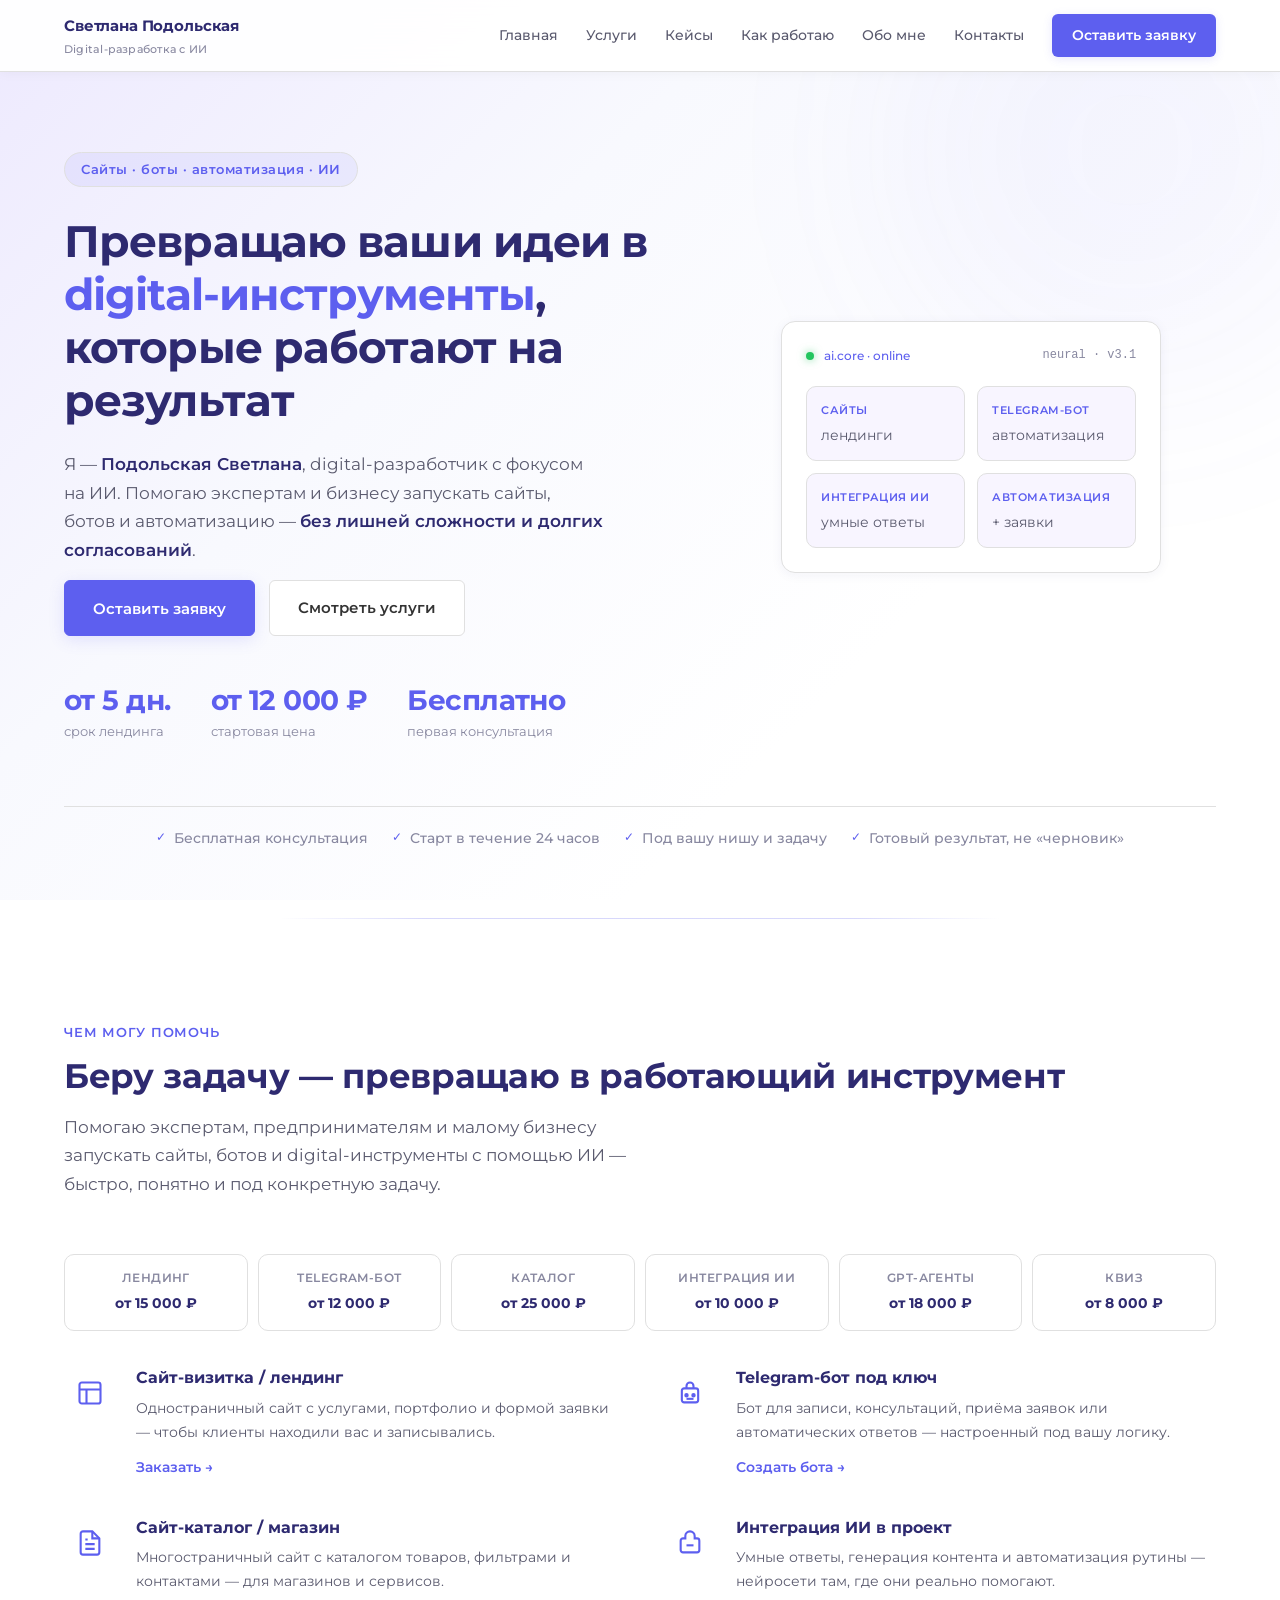
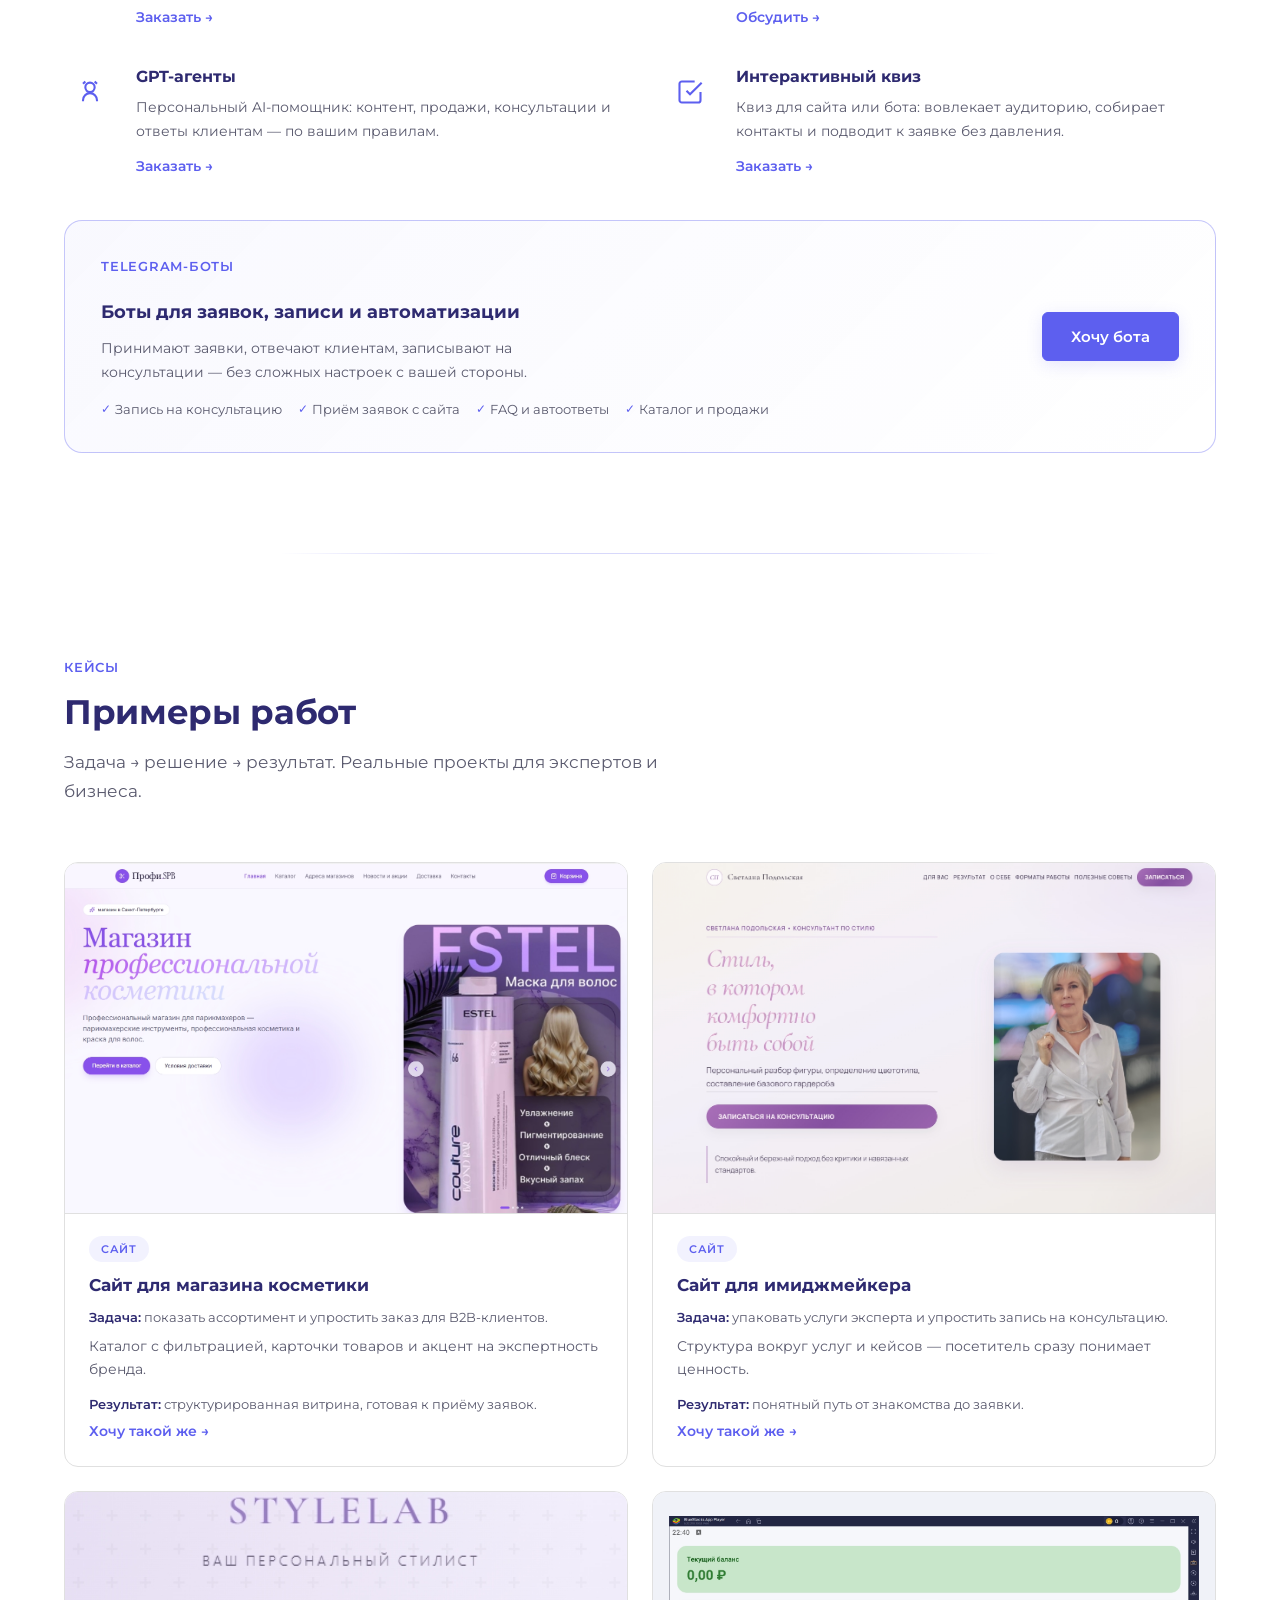
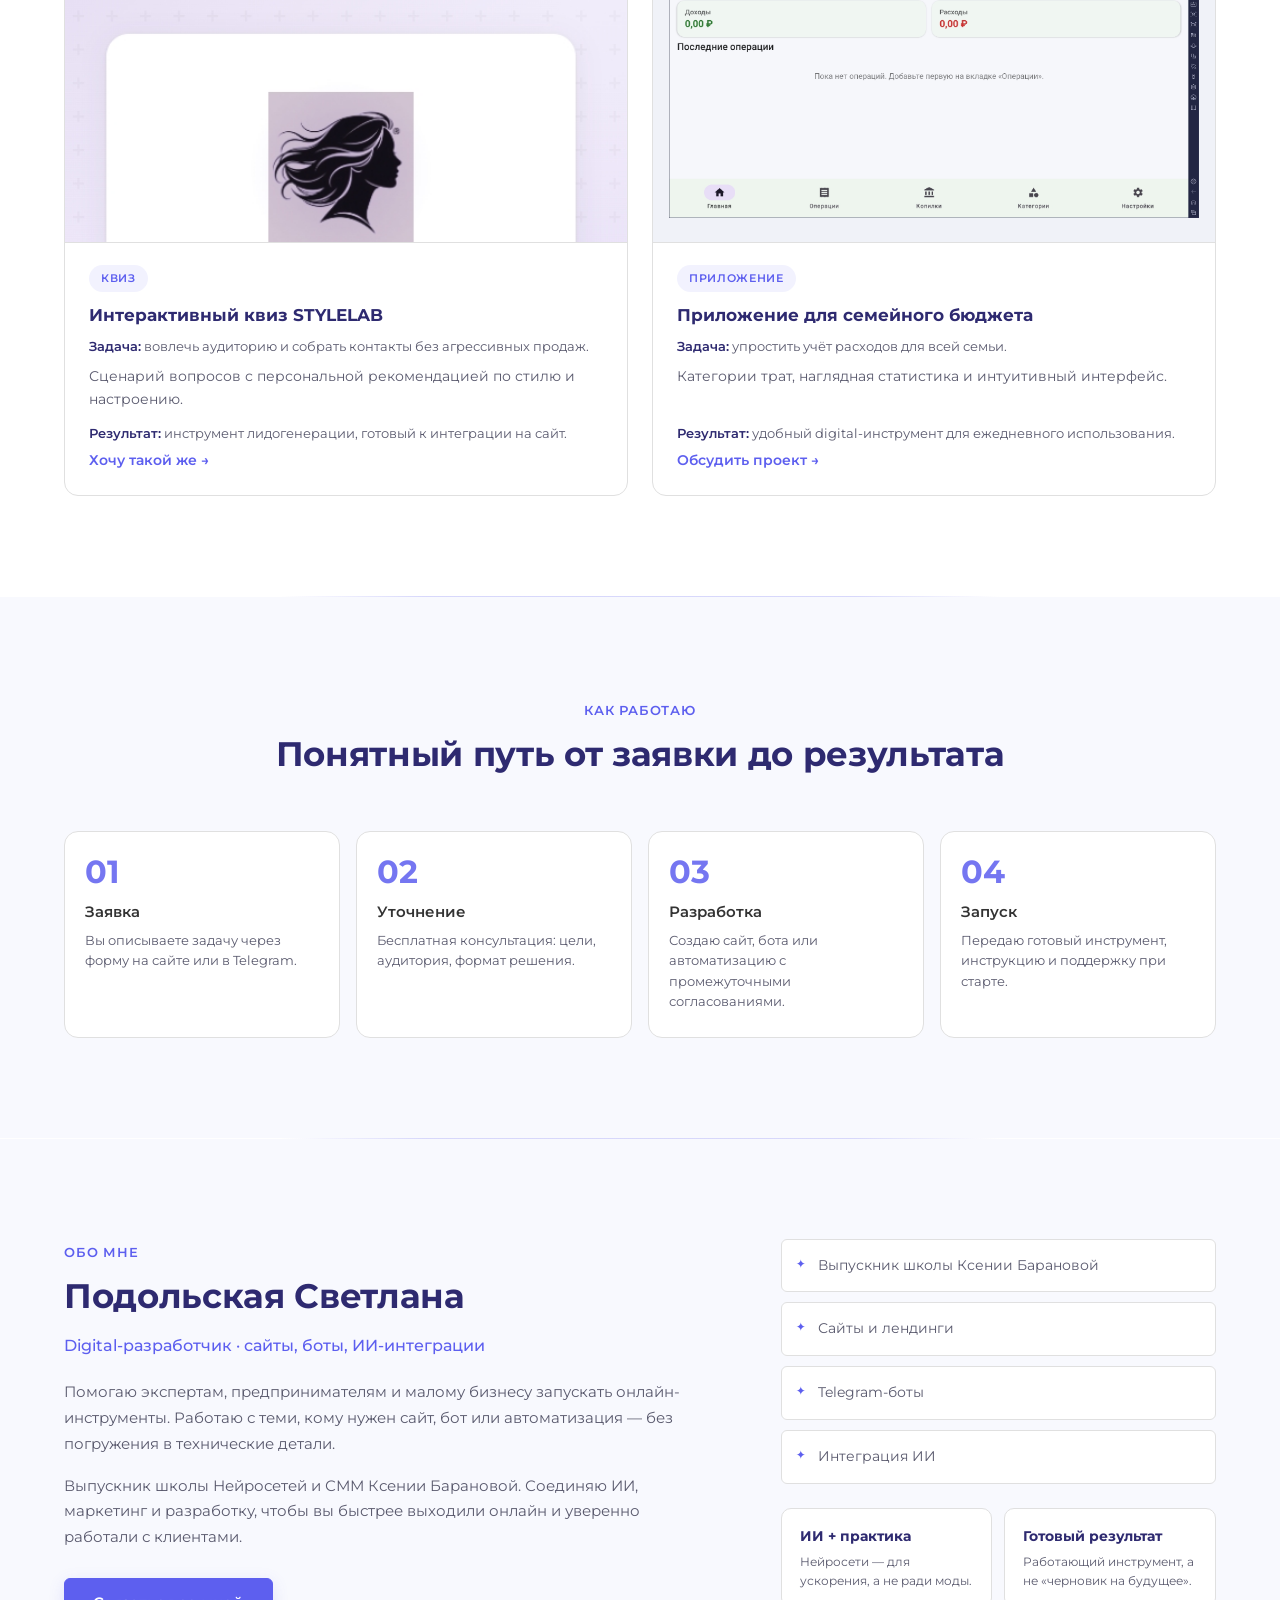
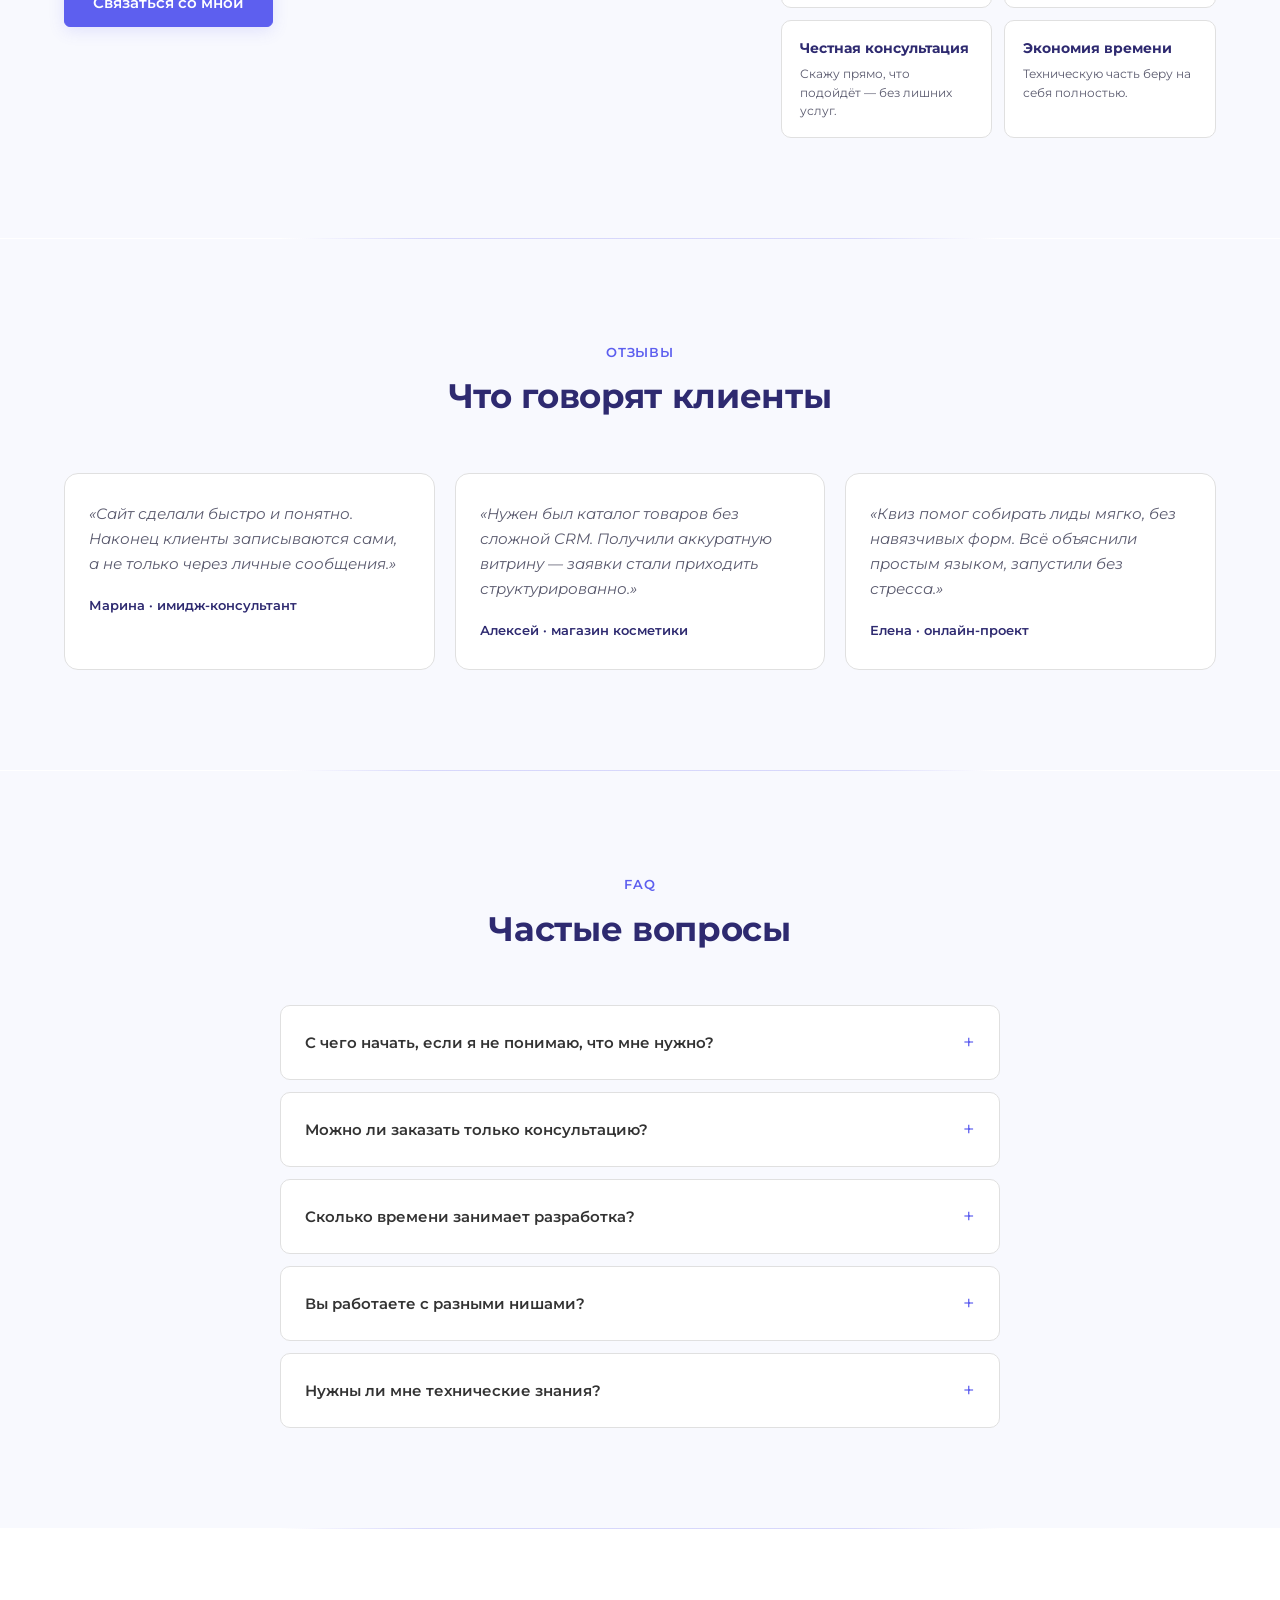
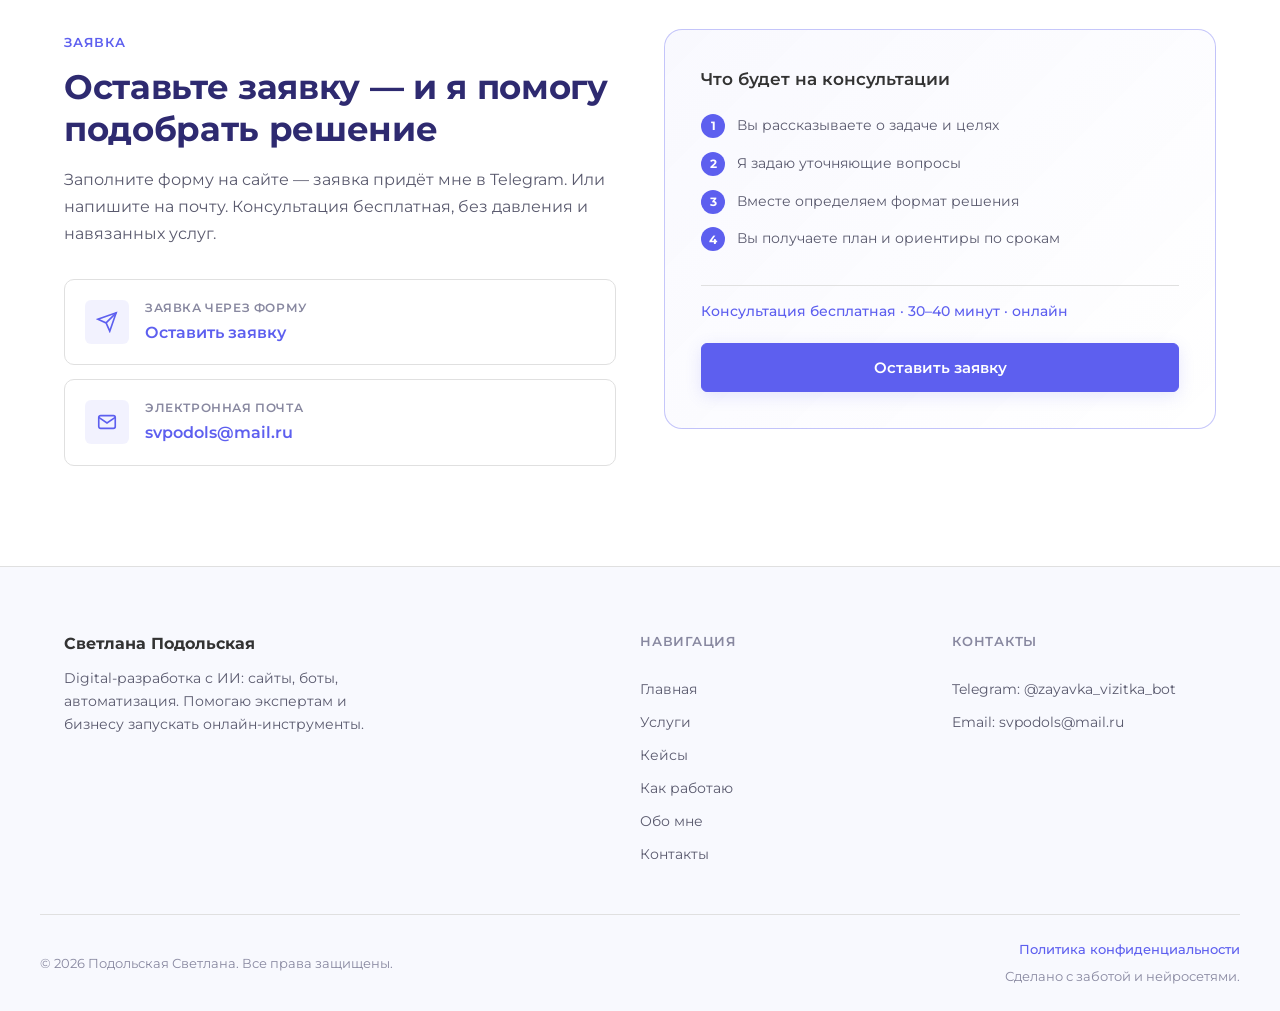
<file: index.html>
<!DOCTYPE html>
<html lang="ru">
<head>
  <meta charset="UTF-8">
  <meta name="viewport" content="width=device-width, initial-scale=1.0">
  <meta name="description" content="Подольская Светлана — создание сайтов, ботов и digital-проектов с помощью ИИ. Помогаю бизнесу и экспертам запускать онлайн-инструменты.">
  <meta property="og:title" content="Светлана Подольская — сайты, боты и автоматизация с ИИ">
  <meta property="og:description" content="Создаю сайты, Telegram-ботов и digital-инструменты с ИИ. Бесплатная консультация.">
  <meta property="og:type" content="website">
  <meta property="og:url" content="https://svetlanalanalana.github.io/vizitka/">
  <meta property="og:locale" content="ru_RU">
  <title>Светлана Подольская — сайты, боты и автоматизация с ИИ</title>
  <link rel="icon" href="favicon.svg" type="image/svg+xml">
  <link rel="preconnect" href="https://fonts.googleapis.com">
  <link rel="preconnect" href="https://fonts.gstatic.com" crossorigin>
  <link href="https://fonts.googleapis.com/css2?family=Montserrat:wght@400;500;600;700;800&display=swap" rel="stylesheet">
  <link rel="stylesheet" href="styles.css?v=9">
</head>
<body>

  <header class="header">
    <div class="container header__inner">
      <a href="#" class="logo">
        <span class="logo__name">Светлана Подольская</span>
        <span class="logo__role">Digital-разработка с ИИ</span>
      </a>
      <nav class="nav">
        <a href="#hero" class="nav__link">Главная</a>
        <a href="#services" class="nav__link">Услуги</a>
        <a href="#projects" class="nav__link">Кейсы</a>
        <a href="#process" class="nav__link">Как работаю</a>
        <a href="#about" class="nav__link">Обо мне</a>
        <a href="#contact" class="nav__link">Контакты</a>
        <a href="#" class="nav__link nav__link--cta js-open-form">Оставить заявку</a>
      </nav>
      <button class="burger" aria-label="Открыть меню" aria-expanded="false">
        <span></span>
        <span></span>
        <span></span>
      </button>
    </div>
  </header>

  <main>

    <!-- Hero -->
    <section id="hero" class="hero">
      <div class="hero__glow hero__glow--1"></div>
      <div class="hero__glow hero__glow--2"></div>
      <div class="container hero__inner">
        <div class="hero__content">
          <p class="hero__badge">Сайты · боты · автоматизация · ИИ</p>
          <h1 class="hero__title">
            Превращаю ваши идеи в <span class="text-accent">digital-инструменты</span>,
            которые работают на результат
          </h1>
          <p class="hero__text">
            Я — <strong>Подольская Светлана</strong>, digital-разработчик с фокусом на ИИ.
            Помогаю экспертам и бизнесу запускать сайты, ботов и автоматизацию —
            <strong>без лишней сложности и долгих согласований</strong>.
          </p>
          <div class="hero__actions">
            <button type="button" class="btn btn--primary js-open-form">Оставить заявку</button>
            <a href="#services" class="btn btn--ghost">Смотреть услуги</a>
          </div>
          <div class="hero__stats">
            <div class="stat">
              <span class="stat__num">от 5 дн.</span>
              <span class="stat__label">срок лендинга</span>
            </div>
            <div class="stat">
              <span class="stat__num">от 12 000 ₽</span>
              <span class="stat__label">стартовая цена</span>
            </div>
            <div class="stat">
              <span class="stat__num">Бесплатно</span>
              <span class="stat__label">первая консультация</span>
            </div>
          </div>
        </div>
        <div class="hero__visual" aria-hidden="true">
          <div class="ai-card">
            <div class="ai-card__header">
              <span class="ai-card__dot"></span>
              <span class="ai-card__status">ai.core · online</span>
              <span class="ai-card__version">neural · v3.1</span>
            </div>
            <div class="ai-card__grid">
              <div class="ai-chip">
                <span class="ai-chip__label">Сайты</span>
                <span class="ai-chip__value">лендинги</span>
              </div>
              <div class="ai-chip">
                <span class="ai-chip__label">Telegram-бот</span>
                <span class="ai-chip__value">автоматизация</span>
              </div>
              <div class="ai-chip">
                <span class="ai-chip__label">Интеграция ИИ</span>
                <span class="ai-chip__value">умные ответы</span>
              </div>
              <div class="ai-chip">
                <span class="ai-chip__label">Автоматизация</span>
                <span class="ai-chip__value">+ заявки</span>
              </div>
            </div>
          </div>
        </div>
      </div>
      <div class="container">
        <ul class="trust-bar">
          <li class="trust-bar__item">Бесплатная консультация</li>
          <li class="trust-bar__item">Старт в течение 24 часов</li>
          <li class="trust-bar__item">Под вашу нишу и задачу</li>
          <li class="trust-bar__item">Готовый результат, не «черновик»</li>
        </ul>
      </div>
    </section>

    <div class="section-divider" aria-hidden="true"></div>

    <!-- Services -->
    <section id="services" class="section services">
      <div class="container">
        <div class="section__header">
          <span class="section__label">Чем могу помочь</span>
          <h2 class="section__title">Беру задачу — превращаю в работающий инструмент</h2>
          <p class="section__subtitle">
            Помогаю экспертам, предпринимателям и малому бизнесу запускать сайты, ботов и digital-инструменты
            с помощью ИИ — быстро, понятно и под конкретную задачу.
          </p>
        </div>

        <div class="pricing-strip">
          <div class="pricing-strip__item"><span class="pricing-strip__name">Лендинг</span><span class="pricing-strip__price">от 15 000 ₽</span></div>
          <div class="pricing-strip__item"><span class="pricing-strip__name">Telegram-бот</span><span class="pricing-strip__price">от 12 000 ₽</span></div>
          <div class="pricing-strip__item"><span class="pricing-strip__name">Каталог</span><span class="pricing-strip__price">от 25 000 ₽</span></div>
          <div class="pricing-strip__item"><span class="pricing-strip__name">Интеграция ИИ</span><span class="pricing-strip__price">от 10 000 ₽</span></div>
          <div class="pricing-strip__item"><span class="pricing-strip__name">GPT-агенты</span><span class="pricing-strip__price">от 18 000 ₽</span></div>
          <div class="pricing-strip__item"><span class="pricing-strip__name">Квиз</span><span class="pricing-strip__price">от 8 000 ₽</span></div>
        </div>

        <div class="features-grid">
          <article class="feature-item reveal">
            <div class="feature-item__icon">
              <svg width="28" height="28" viewBox="0 0 24 24" fill="none" stroke="currentColor" stroke-width="1.8"><rect x="3" y="3" width="18" height="18" rx="2"/><path d="M3 9h18M9 21V9"/></svg>
            </div>
            <div class="feature-item__body">
              <h3 class="feature-item__title">Сайт-визитка / лендинг</h3>
              <p class="feature-item__text">Одностраничный сайт с услугами, портфолио и формой заявки — чтобы клиенты находили вас и записывались.</p>
              <button type="button" class="btn btn--text js-open-form" data-service="Сайт-визитка / лендинг">Заказать →</button>
            </div>
          </article>
          <article class="feature-item reveal">
            <div class="feature-item__icon">
              <svg width="28" height="28" viewBox="0 0 24 24" fill="none" stroke="currentColor" stroke-width="1.8"><rect x="5" y="8" width="14" height="12" rx="2"/><path d="M9 8V6a3 3 0 0 1 6 0v2"/><circle cx="9" cy="14" r="1"/><circle cx="15" cy="14" r="1"/><path d="M9 17h6"/></svg>
            </div>
            <div class="feature-item__body">
              <h3 class="feature-item__title">Telegram-бот под ключ</h3>
              <p class="feature-item__text">Бот для записи, консультаций, приёма заявок или автоматических ответов — настроенный под вашу логику.</p>
              <button type="button" class="btn btn--text js-open-form" data-service="Telegram-бот под ключ">Создать бота →</button>
            </div>
          </article>
          <article class="feature-item reveal">
            <div class="feature-item__icon">
              <svg width="28" height="28" viewBox="0 0 24 24" fill="none" stroke="currentColor" stroke-width="1.8"><path d="M14 2H6a2 2 0 0 0-2 2v16a2 2 0 0 0 2 2h12a2 2 0 0 0 2-2V8z"/><path d="M14 2v6h6M8 13h8M8 17h8M8 9h2"/></svg>
            </div>
            <div class="feature-item__body">
              <h3 class="feature-item__title">Сайт-каталог / магазин</h3>
              <p class="feature-item__text">Многостраничный сайт с каталогом товаров, фильтрами и контактами — для магазинов и сервисов.</p>
              <button type="button" class="btn btn--text js-open-form" data-service="Сайт-каталог / магазин">Заказать →</button>
            </div>
          </article>
          <article class="feature-item reveal">
            <div class="feature-item__icon">
              <svg width="28" height="28" viewBox="0 0 24 24" fill="none" stroke="currentColor" stroke-width="1.8"><path d="M12 2a4 4 0 0 1 4 4v2h2a2 2 0 0 1 2 2v8a2 2 0 0 1-2 2H6a2 2 0 0 1-2-2v-8a2 2 0 0 1 2-2h2V6a4 4 0 0 1 4-4z"/><path d="M9 14h6"/></svg>
            </div>
            <div class="feature-item__body">
              <h3 class="feature-item__title">Интеграция ИИ в проект</h3>
              <p class="feature-item__text">Умные ответы, генерация контента и автоматизация рутины — нейросети там, где они реально помогают.</p>
              <button type="button" class="btn btn--text js-open-form" data-service="Интеграция ИИ в проект">Обсудить →</button>
            </div>
          </article>
          <article class="feature-item reveal">
            <div class="feature-item__icon">
              <svg width="28" height="28" viewBox="0 0 24 24" fill="none" stroke="currentColor" stroke-width="1.8"><circle cx="12" cy="8" r="4"/><path d="M6 20v-1a6 6 0 0 1 12 0v1"/><path d="M16 3l2 2M8 3L6 5"/></svg>
            </div>
            <div class="feature-item__body">
              <h3 class="feature-item__title">GPT-агенты</h3>
              <p class="feature-item__text">Персональный AI-помощник: контент, продажи, консультации и ответы клиентам — по вашим правилам.</p>
              <button type="button" class="btn btn--text js-open-form" data-service="GPT-агенты">Заказать →</button>
            </div>
          </article>
          <article class="feature-item reveal">
            <div class="feature-item__icon">
              <svg width="28" height="28" viewBox="0 0 24 24" fill="none" stroke="currentColor" stroke-width="1.8"><path d="M9 11l3 3L22 4"/><path d="M21 12v7a2 2 0 0 1-2 2H5a2 2 0 0 1-2-2V5a2 2 0 0 1 2-2h11"/></svg>
            </div>
            <div class="feature-item__body">
              <h3 class="feature-item__title">Интерактивный квиз</h3>
              <p class="feature-item__text">Квиз для сайта или бота: вовлекает аудиторию, собирает контакты и подводит к заявке без давления.</p>
              <button type="button" class="btn btn--text js-open-form" data-service="Интерактивный квиз">Заказать →</button>
            </div>
          </article>
        </div>

        <div class="bot-banner reveal">
          <div class="bot-banner__content">
            <span class="section__label">Telegram-боты</span>
            <h3 class="bot-banner__title">Боты для заявок, записи и автоматизации</h3>
            <p class="bot-banner__text">Принимают заявки, отвечают клиентам, записывают на консультации — без сложных настроек с вашей стороны.</p>
            <ul class="bot-banner__list">
              <li>Запись на консультацию</li>
              <li>Приём заявок с сайта</li>
              <li>FAQ и автоответы</li>
              <li>Каталог и продажи</li>
            </ul>
          </div>
          <button type="button" class="btn btn--primary js-open-form" data-service="Telegram-бот под ключ">Хочу бота</button>
        </div>
      </div>
    </section>

    <div class="section-divider" aria-hidden="true"></div>

    <!-- Projects -->
    <section id="projects" class="section projects">
      <div class="container">
        <div class="section__header">
          <span class="section__label">Кейсы</span>
          <h2 class="section__title">Примеры работ</h2>
          <p class="section__subtitle">Задача → решение → результат. Реальные проекты для экспертов и бизнеса.</p>
        </div>
        <div class="projects__grid">
          <article class="project-card reveal">
            <div class="project-card__media">
              <img src="images/1.jpg" alt="Сайт для магазина профессиональной косметики" class="project-card__image" loading="lazy" width="800" height="500">
            </div>
            <div class="project-card__body">
              <span class="project-card__tag">Сайт</span>
              <h3 class="project-card__title">Сайт для магазина косметики</h3>
              <p class="project-card__task"><strong>Задача:</strong> показать ассортимент и упростить заказ для B2B-клиентов.</p>
              <p class="project-card__text">Каталог с фильтрацией, карточки товаров и акцент на экспертность бренда.</p>
              <p class="project-card__result"><strong>Результат:</strong> структурированная витрина, готовая к приёму заявок.</p>
              <button type="button" class="btn btn--text js-open-form" data-service="Сайт-каталог / магазин">Хочу такой же →</button>
            </div>
          </article>
          <article class="project-card reveal">
            <div class="project-card__media">
              <img src="images/2.jpg" alt="Сайт для имиджмейкера" class="project-card__image" loading="lazy" width="800" height="500">
            </div>
            <div class="project-card__body">
              <span class="project-card__tag">Сайт</span>
              <h3 class="project-card__title">Сайт для имиджмейкера</h3>
              <p class="project-card__task"><strong>Задача:</strong> упаковать услуги эксперта и упростить запись на консультацию.</p>
              <p class="project-card__text">Структура вокруг услуг и кейсов — посетитель сразу понимает ценность.</p>
              <p class="project-card__result"><strong>Результат:</strong> понятный путь от знакомства до заявки.</p>
              <button type="button" class="btn btn--text js-open-form" data-service="Сайт-визитка / лендинг">Хочу такой же →</button>
            </div>
          </article>
          <article class="project-card reveal">
            <div class="project-card__media">
              <img src="images/3.jpg" alt="Интерактивный квиз STYLELAB" class="project-card__image" loading="lazy" width="800" height="500">
            </div>
            <div class="project-card__body">
              <span class="project-card__tag">Квиз</span>
              <h3 class="project-card__title">Интерактивный квиз STYLELAB</h3>
              <p class="project-card__task"><strong>Задача:</strong> вовлечь аудиторию и собрать контакты без агрессивных продаж.</p>
              <p class="project-card__text">Сценарий вопросов с персональной рекомендацией по стилю и настроению.</p>
              <p class="project-card__result"><strong>Результат:</strong> инструмент лидогенерации, готовый к интеграции на сайт.</p>
              <button type="button" class="btn btn--text js-open-form" data-service="Интерактивный квиз">Хочу такой же →</button>
            </div>
          </article>
          <article class="project-card project-card--app reveal">
            <div class="project-card__media">
              <img src="images/4.jpg" alt="Мобильное приложение для семейного бюджета" class="project-card__image" loading="lazy" width="800" height="500">
            </div>
            <div class="project-card__body">
              <span class="project-card__tag">Приложение</span>
              <h3 class="project-card__title">Приложение для семейного бюджета</h3>
              <p class="project-card__task"><strong>Задача:</strong> упростить учёт расходов для всей семьи.</p>
              <p class="project-card__text">Категории трат, наглядная статистика и интуитивный интерфейс.</p>
              <p class="project-card__result"><strong>Результат:</strong> удобный digital-инструмент для ежедневного использования.</p>
              <button type="button" class="btn btn--text js-open-form" data-service="Интеграция ИИ в проект">Обсудить проект →</button>
            </div>
          </article>
        </div>
      </div>
    </section>

    <div class="section-divider" aria-hidden="true"></div>

    <!-- Process -->
    <section id="process" class="section process">
      <div class="container">
        <div class="section__header section__header--center">
          <span class="section__label">Как работаю</span>
          <h2 class="section__title">Понятный путь от заявки до результата</h2>
        </div>
        <div class="process__grid">
          <article class="process-step reveal">
            <span class="process-step__num">01</span>
            <h3 class="process-step__title">Заявка</h3>
            <p class="process-step__text">Вы описываете задачу через форму на сайте или в Telegram.</p>
          </article>
          <article class="process-step reveal">
            <span class="process-step__num">02</span>
            <h3 class="process-step__title">Уточнение</h3>
            <p class="process-step__text">Бесплатная консультация: цели, аудитория, формат решения.</p>
          </article>
          <article class="process-step reveal">
            <span class="process-step__num">03</span>
            <h3 class="process-step__title">Разработка</h3>
            <p class="process-step__text">Создаю сайт, бота или автоматизацию с промежуточными согласованиями.</p>
          </article>
          <article class="process-step reveal">
            <span class="process-step__num">04</span>
            <h3 class="process-step__title">Запуск</h3>
            <p class="process-step__text">Передаю готовый инструмент, инструкцию и поддержку при старте.</p>
          </article>
        </div>
      </div>
    </section>

    <div class="section-divider" aria-hidden="true"></div>

    <!-- About -->
    <section id="about" class="section about">
      <div class="container">
        <div class="about__inner">
          <div class="about__content reveal">
            <span class="section__label">Обо мне</span>
            <h2 class="section__title">Подольская Светлана</h2>
            <p class="about__role">Digital-разработчик · сайты, боты, ИИ-интеграции</p>
            <p class="about__text">
              Помогаю экспертам, предпринимателям и малому бизнесу запускать онлайн-инструменты.
              Работаю с теми, кому нужен сайт, бот или автоматизация — без погружения в технические детали.
            </p>
            <p class="about__text">
              Выпускник школы Нейросетей и СММ Ксении Барановой. Соединяю ИИ, маркетинг и разработку,
              чтобы вы быстрее выходили онлайн и уверенно работали с клиентами.
            </p>
            <button type="button" class="btn btn--primary js-open-form">Связаться со мной</button>
          </div>
          <div class="about__aside reveal">
            <ul class="about__tags">
              <li>Выпускник школы Ксении Барановой</li>
              <li>Сайты и лендинги</li>
              <li>Telegram-боты</li>
              <li>Интеграция ИИ</li>
            </ul>
            <div class="about__advantages">
              <article class="about-advantage">
                <h3>ИИ + практика</h3>
                <p>Нейросети — для ускорения, а не ради моды.</p>
              </article>
              <article class="about-advantage">
                <h3>Готовый результат</h3>
                <p>Работающий инструмент, а не «черновик на будущее».</p>
              </article>
              <article class="about-advantage">
                <h3>Честная консультация</h3>
                <p>Скажу прямо, что подойдёт — без лишних услуг.</p>
              </article>
              <article class="about-advantage">
                <h3>Экономия времени</h3>
                <p>Техническую часть беру на себя полностью.</p>
              </article>
            </div>
          </div>
        </div>
      </div>
    </section>

    <div class="section-divider" aria-hidden="true"></div>

    <!-- Testimonials -->
    <section id="reviews" class="section testimonials">
      <div class="container">
        <div class="section__header section__header--center">
          <span class="section__label">Отзывы</span>
          <h2 class="section__title">Что говорят клиенты</h2>
        </div>
        <div class="testimonials__grid">
          <article class="testimonial-card reveal">
            <p class="testimonial-card__text">«Сайт сделали быстро и понятно. Наконец клиенты записываются сами, а не только через личные сообщения.»</p>
            <p class="testimonial-card__author">Марина · имидж-консультант</p>
          </article>
          <article class="testimonial-card reveal">
            <p class="testimonial-card__text">«Нужен был каталог товаров без сложной CRM. Получили аккуратную витрину — заявки стали приходить структурированно.»</p>
            <p class="testimonial-card__author">Алексей · магазин косметики</p>
          </article>
          <article class="testimonial-card reveal">
            <p class="testimonial-card__text">«Квиз помог собирать лиды мягко, без навязчивых форм. Всё объяснили простым языком, запустили без стресса.»</p>
            <p class="testimonial-card__author">Елена · онлайн-проект</p>
          </article>
        </div>
      </div>
    </section>

    <div class="section-divider" aria-hidden="true"></div>

    <section id="faq" class="section faq">
      <div class="container">
        <div class="section__header section__header--center">
          <span class="section__label">FAQ</span>
          <h2 class="section__title">Частые вопросы</h2>
        </div>
        <div class="faq__list">
          <details class="faq-item">
            <summary class="faq-item__question">С чего начать, если я не понимаю, что мне нужно?</summary>
            <p class="faq-item__answer">Оставьте заявку на сайте или напишите в Telegram — на бесплатной консультации разберём задачу и определим, нужен ли вам сайт, бот или что-то другое.</p>
          </details>
          <details class="faq-item">
            <summary class="faq-item__question">Можно ли заказать только консультацию?</summary>
            <p class="faq-item__answer">Да. Консультация бесплатная — вы получите план действий и рекомендации, даже если решите делать проект самостоятельно.</p>
          </details>
          <details class="faq-item">
            <summary class="faq-item__question">Сколько времени занимает разработка?</summary>
            <p class="faq-item__answer">Зависит от задачи: лендинг — от нескольких дней, бот — от 3–7 дней, сложные проекты обсуждаем индивидуально. Сроки фиксируем до старта.</p>
          </details>
          <details class="faq-item">
            <summary class="faq-item__question">Вы работаете с разными нишами?</summary>
            <p class="faq-item__answer">Да — эксперты, магазины, сервисы, малый бизнес. Главное — понять вашу задачу и аудиторию, а не нишу ради ниши.</p>
          </details>
          <details class="faq-item">
            <summary class="faq-item__question">Нужны ли мне технические знания?</summary>
            <p class="faq-item__answer">Нет. Я объясняю всё простым языком и передаю готовый инструмент с инструкцией — вы сможете пользоваться им самостоятельно.</p>
          </details>
        </div>
      </div>
    </section>

    <div class="section-divider" aria-hidden="true"></div>

    <!-- Contact -->
    <section id="contact" class="section contact">
      <div class="container">
        <div class="contact__inner">
          <div class="contact__info">
            <span class="section__label">Заявка</span>
            <h2 class="section__title">Оставьте заявку — и я помогу подобрать решение</h2>
            <p class="contact__text">
              Заполните форму на сайте — заявка придёт мне в Telegram. Или напишите на почту.
              Консультация бесплатная, без давления и навязанных услуг.
            </p>
            <ul class="contact__list">
              <li class="contact__item">
                <span class="contact__icon" aria-hidden="true">
                  <svg width="22" height="22" viewBox="0 0 24 24" fill="none" stroke="currentColor" stroke-width="1.8"><path d="M22 2L11 13"/><path d="M22 2l-7 20-4-9-9-4 20-7z"/></svg>
                </span>
                <div>
                  <span class="contact__label">Заявка через форму</span>
                  <button type="button" class="contact__link contact__link--btn js-open-form">Оставить заявку</button>
                </div>
              </li>
              <li class="contact__item">
                <span class="contact__icon" aria-hidden="true">
                  <svg width="22" height="22" viewBox="0 0 24 24" fill="none" stroke="currentColor" stroke-width="1.8"><rect x="3" y="5" width="18" height="14" rx="2"/><path d="M3 7l9 6 9-6"/></svg>
                </span>
                <div>
                  <span class="contact__label">Электронная почта</span>
                  <a href="mailto:svpodols@mail.ru" class="contact__link">svpodols@mail.ru</a>
                </div>
              </li>
            </ul>
          </div>
          <div class="contact__card">
            <h3 class="contact__card-title">Что будет на консультации</h3>
            <ol class="contact__steps">
              <li>Вы рассказываете о задаче и целях</li>
              <li>Я задаю уточняющие вопросы</li>
              <li>Вместе определяем формат решения</li>
              <li>Вы получаете план и ориентиры по срокам</li>
            </ol>
            <p class="contact__note">Консультация бесплатная · 30–40 минут · онлайн</p>
            <button type="button" class="btn btn--primary btn--full js-open-form">Оставить заявку</button>
          </div>
        </div>
      </div>
    </section>

  </main>

  <footer class="footer">
    <div class="container footer__inner">
      <div class="footer__brand">
        <p class="footer__name">Светлана Подольская</p>
        <p class="footer__desc">Digital-разработка с ИИ: сайты, боты, автоматизация. Помогаю экспертам и бизнесу запускать онлайн-инструменты.</p>
      </div>
      <nav class="footer__nav">
        <p class="footer__nav-title">Навигация</p>
        <a href="#hero">Главная</a>
        <a href="#services">Услуги</a>
        <a href="#projects">Кейсы</a>
        <a href="#process">Как работаю</a>
        <a href="#about">Обо мне</a>
        <a href="#contact">Контакты</a>
      </nav>
      <div class="footer__contacts">
        <p class="footer__nav-title">Контакты</p>
        <a href="https://t.me/zayavka_vizitka_bot" target="_blank" rel="noopener">Telegram: @zayavka_vizitka_bot</a>
        <a href="mailto:svpodols@mail.ru">Email: svpodols@mail.ru</a>
      </div>
    </div>
    <div class="container footer__bottom">
      <p class="footer__copy">© 2026 Подольская Светлана. Все права защищены.</p>
      <div class="footer__bottom-links">
        <a href="privacy.html" class="footer__legal-link">Политика конфиденциальности</a>
        <p class="footer__made">Сделано с заботой и нейросетями.</p>
      </div>
    </div>
  </footer>

  <!-- Modal: форма заявки -->
  <div id="request-modal" class="modal" aria-hidden="true">
    <div class="modal__overlay" data-close-modal></div>
    <div class="modal__dialog" role="dialog" aria-labelledby="modal-title" aria-modal="true">
      <button type="button" class="modal__close" data-close-modal aria-label="Закрыть">×</button>

      <div id="form-body">
        <h2 id="modal-title" class="modal__title">Оставить заявку</h2>
        <p class="modal__subtitle">Заполните форму — заявка придёт мне в Telegram</p>

        <form id="request-form" class="request-form" novalidate>
          <input type="hidden" id="request-service" name="service" value="">

          <label class="form-field">
            <span class="form-field__label">Ваше имя *</span>
            <input type="text" id="request-name" name="name" class="form-field__input" placeholder="Как к вам обращаться" required>
          </label>

          <fieldset class="form-field form-field--radio">
            <legend class="form-field__label">Способ связи *</legend>
            <p class="form-field__hint">Укажите телефон <strong>или</strong> email — одно поле на выбор</p>
            <div class="contact-toggle" role="radiogroup" aria-label="Выбор способа связи">
              <label class="contact-toggle__btn">
                <input type="radio" name="contact_type" value="phone" checked>
                <span>Телефон</span>
              </label>
              <label class="contact-toggle__btn">
                <input type="radio" name="contact_type" value="email">
                <span>Email</span>
              </label>
            </div>
          </fieldset>

          <label class="form-field" id="phone-group">
            <span class="form-field__label">Номер телефона *</span>
            <input type="tel" id="request-phone" name="phone" class="form-field__input" placeholder="+7 (999) 123-45-67" autocomplete="tel">
          </label>

          <label class="form-field" id="email-group" hidden>
            <span class="form-field__label">Адрес email *</span>
            <input type="email" id="request-email" name="email" class="form-field__input" placeholder="example@mail.ru" autocomplete="email">
          </label>

          <label class="form-field">
            <span class="form-field__label">Комментарий</span>
            <textarea id="request-message" name="message" class="form-field__input form-field__textarea" rows="3" placeholder="Кратко опишите задачу (необязательно)"></textarea>
          </label>

          <label class="form-checkbox">
            <input type="checkbox" name="consent" value="yes" required>
            <span>Даю согласие на <a href="privacy.html" target="_blank" rel="noopener" class="form-checkbox__link">обработку персональных данных</a></span>
          </label>

          <p id="form-error" class="form-message form-message--error" hidden></p>

          <button type="submit" id="request-submit" class="btn btn--primary btn--full">Отправить заявку</button>
        </form>
      </div>

      <div id="form-success" class="form-success" hidden>
        <div class="form-success__icon">✓</div>
        <h3 class="form-success__title">Заявка отправлена!</h3>
        <p class="form-success__text">Спасибо! Я свяжусь с вами в ближайшее время.</p>
        <button type="button" class="btn btn--ghost btn--full" data-close-modal>Закрыть</button>
      </div>
    </div>
  </div>

  <div class="sticky-cta" aria-hidden="true">
    <button type="button" class="btn btn--primary btn--full js-open-form">Оставить заявку</button>
  </div>

  <script src="form-config.js?v=9"></script>
  <script src="form.js?v=9"></script>
  <script src="site.js?v=9"></script>

</body>
</html>
</file>
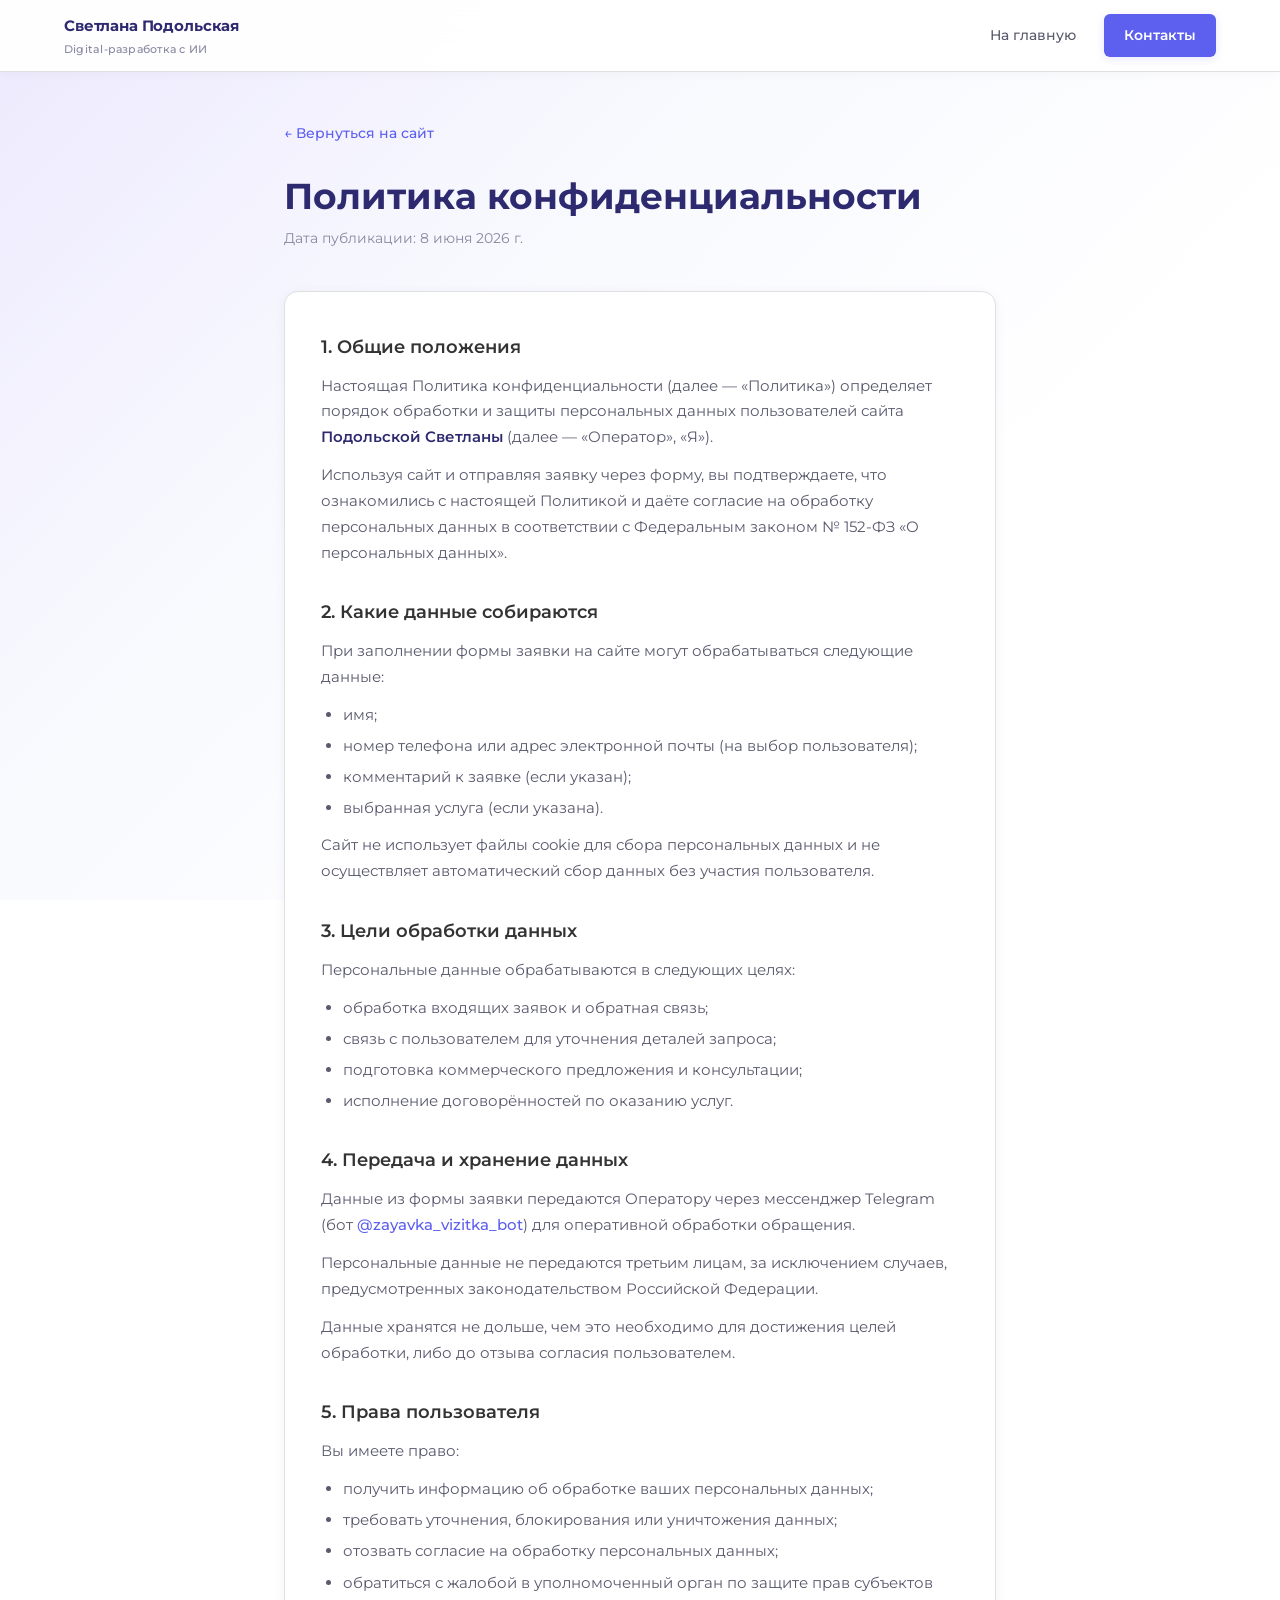
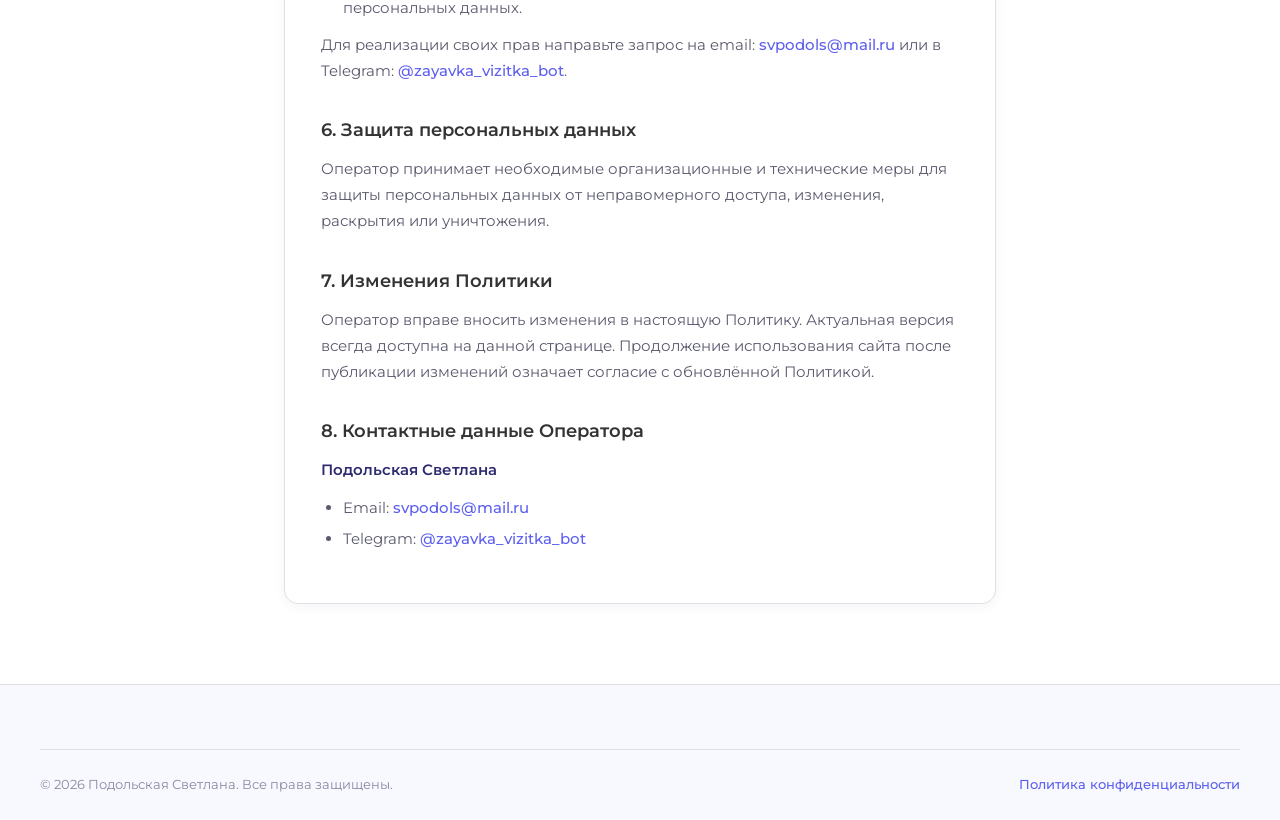
<file: privacy.html>
<!DOCTYPE html>
<html lang="ru">
<head>
  <meta charset="UTF-8">
  <meta name="viewport" content="width=device-width, initial-scale=1.0">
  <meta name="description" content="Политика конфиденциальности — Подольская Светлана">
  <title>Политика конфиденциальности — Светлана Подольская</title>
  <link rel="preconnect" href="https://fonts.googleapis.com">
  <link rel="preconnect" href="https://fonts.gstatic.com" crossorigin>
  <link href="https://fonts.googleapis.com/css2?family=Montserrat:wght@400;500;600;700&display=swap" rel="stylesheet">
  <link rel="stylesheet" href="styles.css">
</head>
<body>

  <header class="header">
    <div class="container header__inner">
      <a href="index.html" class="logo">
        <span class="logo__name">Светлана Подольская</span>
        <span class="logo__role">Digital-разработка с ИИ</span>
      </a>
      <nav class="nav">
        <a href="index.html" class="nav__link">На главную</a>
        <a href="index.html#contact" class="nav__link nav__link--cta">Контакты</a>
      </nav>
    </div>
  </header>

  <main class="legal">
    <div class="container legal__inner">
      <a href="index.html" class="legal__back">← Вернуться на сайт</a>

      <h1 class="legal__title">Политика конфиденциальности</h1>
      <p class="legal__updated">Дата публикации: 8 июня 2026 г.</p>

      <div class="legal__content">
        <section class="legal__section">
          <h2>1. Общие положения</h2>
          <p>
            Настоящая Политика конфиденциальности (далее — «Политика») определяет порядок обработки
            и защиты персональных данных пользователей сайта <strong>Подольской Светланы</strong>
            (далее — «Оператор», «Я»).
          </p>
          <p>
            Используя сайт и отправляя заявку через форму, вы подтверждаете, что ознакомились
            с настоящей Политикой и даёте согласие на обработку персональных данных
            в соответствии с Федеральным законом № 152-ФЗ «О персональных данных».
          </p>
        </section>

        <section class="legal__section">
          <h2>2. Какие данные собираются</h2>
          <p>При заполнении формы заявки на сайте могут обрабатываться следующие данные:</p>
          <ul>
            <li>имя;</li>
            <li>номер телефона или адрес электронной почты (на выбор пользователя);</li>
            <li>комментарий к заявке (если указан);</li>
            <li>выбранная услуга (если указана).</li>
          </ul>
          <p>
            Сайт не использует файлы cookie для сбора персональных данных и не осуществляет
            автоматический сбор данных без участия пользователя.
          </p>
        </section>

        <section class="legal__section">
          <h2>3. Цели обработки данных</h2>
          <p>Персональные данные обрабатываются в следующих целях:</p>
          <ul>
            <li>обработка входящих заявок и обратная связь;</li>
            <li>связь с пользователем для уточнения деталей запроса;</li>
            <li>подготовка коммерческого предложения и консультации;</li>
            <li>исполнение договорённостей по оказанию услуг.</li>
          </ul>
        </section>

        <section class="legal__section">
          <h2>4. Передача и хранение данных</h2>
          <p>
            Данные из формы заявки передаются Оператору через мессенджер Telegram
            (бот <a href="https://t.me/zayavka_vizitka_bot" target="_blank" rel="noopener">@zayavka_vizitka_bot</a>)
            для оперативной обработки обращения.
          </p>
          <p>
            Персональные данные не передаются третьим лицам, за исключением случаев,
            предусмотренных законодательством Российской Федерации.
          </p>
          <p>
            Данные хранятся не дольше, чем это необходимо для достижения целей обработки,
            либо до отзыва согласия пользователем.
          </p>
        </section>

        <section class="legal__section">
          <h2>5. Права пользователя</h2>
          <p>Вы имеете право:</p>
          <ul>
            <li>получить информацию об обработке ваших персональных данных;</li>
            <li>требовать уточнения, блокирования или уничтожения данных;</li>
            <li>отозвать согласие на обработку персональных данных;</li>
            <li>обратиться с жалобой в уполномоченный орган по защите прав субъектов персональных данных.</li>
          </ul>
          <p>
            Для реализации своих прав направьте запрос на email:
            <a href="mailto:svpodols@mail.ru">svpodols@mail.ru</a>
            или в Telegram: <a href="https://t.me/zayavka_vizitka_bot" target="_blank" rel="noopener">@zayavka_vizitka_bot</a>.
          </p>
        </section>

        <section class="legal__section">
          <h2>6. Защита персональных данных</h2>
          <p>
            Оператор принимает необходимые организационные и технические меры для защиты
            персональных данных от неправомерного доступа, изменения, раскрытия или уничтожения.
          </p>
        </section>

        <section class="legal__section">
          <h2>7. Изменения Политики</h2>
          <p>
            Оператор вправе вносить изменения в настоящую Политику. Актуальная версия
            всегда доступна на данной странице. Продолжение использования сайта после
            публикации изменений означает согласие с обновлённой Политикой.
          </p>
        </section>

        <section class="legal__section">
          <h2>8. Контактные данные Оператора</h2>
          <p><strong>Подольская Светлана</strong></p>
          <ul>
            <li>Email: <a href="mailto:svpodols@mail.ru">svpodols@mail.ru</a></li>
            <li>Telegram: <a href="https://t.me/zayavka_vizitka_bot" target="_blank" rel="noopener">@zayavka_vizitka_bot</a></li>
          </ul>
        </section>
      </div>
    </div>
  </main>

  <footer class="footer">
    <div class="container footer__bottom">
      <p class="footer__copy">© 2026 Подольская Светлана. Все права защищены.</p>
      <a href="privacy.html" class="footer__legal-link">Политика конфиденциальности</a>
    </div>
  </footer>

</body>
</html>
</file>
<file: styles.css>
/* ===== Variables — стиль презентации (navy + violet) ===== */
:root {
  --color-navy: #2e2a70;
  --color-bg: #ffffff;
  --color-bg-alt: #f8f9fe;
  --color-surface: #ffffff;
  --color-surface-hover: #f5f6fd;
  --color-border: #e0e0e0;
  --color-border-accent: rgba(93, 95, 239, 0.35);

  --color-text: #333333;
  --color-text-muted: #5a5a6e;
  --color-text-dim: #8888a0;

  --color-accent: #5d5fef;
  --color-accent-light: #5d5fef;
  --color-accent-dark: #4a4cd9;
  --color-accent-soft: rgba(93, 95, 239, 0.08);
  --color-accent-glow: rgba(93, 95, 239, 0.15);

  --gradient-primary: #5d5fef;
  --gradient-text: #5d5fef;
  --gradient-surface: linear-gradient(135deg, rgba(93, 95, 239, 0.04) 0%, rgba(255, 255, 255, 0) 100%);

  --font-sans: 'Montserrat', system-ui, -apple-system, sans-serif;

  --radius-sm: 6px;
  --radius-md: 10px;
  --radius-lg: 14px;
  --radius-xl: 18px;

  --shadow-glow: 0 4px 24px rgba(93, 95, 239, 0.08);
  --shadow-card: 0 2px 12px rgba(46, 42, 112, 0.05);

  --transition: 0.25s ease;
  --header-h: 72px;
}

/* ===== Reset ===== */
*,
*::before,
*::after {
  box-sizing: border-box;
  margin: 0;
  padding: 0;
}

html {
  scroll-behavior: smooth;
}

body {
  font-family: var(--font-sans);
  font-size: 16px;
  line-height: 1.65;
  color: var(--color-text);
  background: linear-gradient(135deg, #ede9fe 0%, #f8f9fe 35%, #ffffff 70%);
  background-attachment: fixed;
  -webkit-font-smoothing: antialiased;
}

a {
  color: inherit;
  text-decoration: none;
}

ul, ol {
  list-style: none;
}

strong {
  font-weight: 600;
  color: var(--color-navy);
}

img {
  max-width: 100%;
  display: block;
}

.container {
  width: 100%;
  max-width: 1200px;
  margin: 0 auto;
  padding: 0 24px;
}

/* ===== Utilities ===== */
.text-accent,
.gradient-text {
  color: var(--color-accent);
}

.section__cta-center {
  text-align: center;
  margin-top: 40px;
}

/* ===== Typography ===== */
.section__label {
  display: inline-block;
  font-size: 0.8rem;
  font-weight: 600;
  letter-spacing: 0.06em;
  text-transform: uppercase;
  color: var(--color-accent);
  margin-bottom: 12px;
}

.section__title {
  font-size: clamp(1.6rem, 3.5vw, 2.1rem);
  font-weight: 700;
  line-height: 1.25;
  letter-spacing: -0.01em;
  color: var(--color-navy);
  margin-bottom: 16px;
}

.section__subtitle {
  font-size: 1.05rem;
  color: var(--color-text-muted);
  max-width: 600px;
  line-height: 1.7;
}

.section__header {
  margin-bottom: 56px;
}

.section__header--center {
  text-align: center;
}

.section__header--center .section__subtitle {
  margin: 0 auto;
}

.section {
  padding: 100px 0;
  position: relative;
}

/* ===== Buttons ===== */
.btn {
  display: inline-flex;
  align-items: center;
  justify-content: center;
  padding: 14px 28px;
  font-size: 0.95rem;
  font-weight: 600;
  border-radius: var(--radius-sm);
  border: 1px solid transparent;
  cursor: pointer;
  transition: all var(--transition);
  white-space: nowrap;
}

.btn--primary {
  background: var(--color-accent);
  color: #fff;
  border-color: var(--color-accent);
  box-shadow: 0 4px 16px var(--color-accent-glow);
}

.btn--primary:hover {
  background: var(--color-accent-dark);
  border-color: var(--color-accent-dark);
  transform: translateY(-1px);
  box-shadow: 0 6px 20px var(--color-accent-glow);
}

.btn--text {
  padding: 0;
  background: none;
  border: none;
  color: var(--color-accent);
  font-size: 0.9rem;
  font-weight: 600;
  justify-content: flex-start;
}

.btn--text:hover {
  color: var(--color-accent-dark);
  text-decoration: underline;
}

.btn--ghost {
  background: var(--color-surface);
  color: var(--color-text);
  border-color: var(--color-border);
}

.btn--ghost:hover {
  border-color: var(--color-accent);
  color: var(--color-accent-light);
  background: var(--color-surface-hover);
}

.btn--outline {
  background: transparent;
  color: var(--color-accent-light);
  border-color: var(--color-border-accent);
}

.btn--outline:hover {
  background: rgba(139, 92, 246, 0.1);
  border-color: var(--color-accent);
}

.btn--sm {
  padding: 10px 20px;
  font-size: 0.875rem;
}

.btn--full {
  width: 100%;
  margin-top: 20px;
}

/* ===== Header ===== */
.header {
  position: fixed;
  top: 0;
  left: 0;
  right: 0;
  z-index: 100;
  height: var(--header-h);
  background: rgba(255, 255, 255, 0.92);
  backdrop-filter: blur(16px);
  border-bottom: 1px solid var(--color-border);
  box-shadow: 0 1px 12px rgba(30, 27, 46, 0.04);
}

.header__inner {
  display: flex;
  align-items: center;
  justify-content: space-between;
  height: 100%;
}

.logo {
  display: flex;
  flex-direction: column;
  gap: 2px;
}

.logo__name {
  font-size: 0.95rem;
  font-weight: 700;
  color: var(--color-navy);
  letter-spacing: -0.01em;
}

.logo__role {
  font-size: 0.7rem;
  font-weight: 500;
  color: var(--color-text-dim);
  letter-spacing: 0.02em;
}

.nav {
  display: flex;
  align-items: center;
  gap: 28px;
}

.nav__link {
  font-size: 0.875rem;
  font-weight: 500;
  color: var(--color-text-muted);
  transition: color var(--transition);
}

.nav__link:hover {
  color: var(--color-text);
}

.nav__link--cta {
  padding: 10px 20px;
  background: var(--color-accent);
  color: #fff !important;
  border-radius: var(--radius-sm);
  font-weight: 600;
  box-shadow: 0 2px 10px var(--color-accent-glow);
}

.nav__link--cta:hover {
  transform: translateY(-1px);
  box-shadow: 0 4px 20px var(--color-accent-glow);
}

.burger {
  display: none;
  flex-direction: column;
  gap: 5px;
  background: none;
  border: none;
  cursor: pointer;
  padding: 4px;
}

.burger span {
  display: block;
  width: 22px;
  height: 2px;
  background-color: var(--color-text);
  border-radius: 2px;
}

/* ===== Hero ===== */
.hero {
  padding: calc(var(--header-h) + 80px) 0 48px;
  position: relative;
  overflow: hidden;
}

.hero__glow {
  position: absolute;
  border-radius: 50%;
  filter: blur(100px);
  pointer-events: none;
}

.hero__glow--1 {
  width: 500px;
  height: 500px;
  background: var(--color-accent-glow);
  top: -100px;
  right: -100px;
  opacity: 0.35;
}

.hero__glow--2 {
  width: 400px;
  height: 400px;
  background: var(--color-cyan-glow);
  bottom: 0;
  left: -150px;
  opacity: 0.25;
}

.hero__inner {
  display: grid;
  grid-template-columns: 1.1fr 0.9fr;
  gap: 64px;
  align-items: center;
  position: relative;
  z-index: 1;
}

.hero__badge {
  display: inline-block;
  padding: 6px 16px;
  background: var(--color-accent-soft);
  border: 1px solid var(--color-border);
  color: var(--color-accent);
  font-size: 0.8rem;
  font-weight: 600;
  letter-spacing: 0.04em;
  border-radius: 100px;
  margin-bottom: 28px;
}

.hero__title {
  font-size: clamp(2rem, 5vw, 2.75rem);
  font-weight: 700;
  line-height: 1.2;
  letter-spacing: -0.02em;
  color: var(--color-navy);
  margin-bottom: 24px;
}

.hero__text {
  font-size: 1.05rem;
  color: var(--color-text-muted);
  margin-bottom: 16px;
  max-width: 540px;
  line-height: 1.7;
}

.hero__sub {
  font-size: 0.95rem;
  color: var(--color-text-dim);
  margin-bottom: 36px;
  max-width: 520px;
  line-height: 1.7;
}

.hero__actions {
  display: flex;
  flex-wrap: wrap;
  gap: 14px;
  margin-bottom: 48px;
}

.hero__stats {
  display: flex;
  gap: 40px;
  flex-wrap: wrap;
}

.stat__num {
  display: block;
  font-size: 1.75rem;
  font-weight: 700;
  letter-spacing: -0.02em;
  color: var(--color-accent);
  line-height: 1.2;
}

.stat__label {
  display: block;
  font-size: 0.8rem;
  color: var(--color-text-dim);
  margin-top: 4px;
}

/* AI Card */
.hero__visual {
  display: flex;
  justify-content: center;
}

.ai-card {
  width: 100%;
  max-width: 380px;
  background: var(--color-surface);
  border: 1px solid var(--color-border);
  border-radius: var(--radius-lg);
  padding: 24px;
  box-shadow: var(--shadow-card);
}

.ai-card__header {
  display: flex;
  align-items: center;
  gap: 10px;
  margin-bottom: 20px;
  font-size: 0.75rem;
  color: var(--color-text-dim);
}

.ai-card__dot {
  width: 8px;
  height: 8px;
  background: #22c55e;
  border-radius: 50%;
  box-shadow: 0 0 8px rgba(34, 197, 94, 0.6);
  flex-shrink: 0;
}

.ai-card__status {
  color: var(--color-accent);
  font-weight: 500;
}

.ai-card__version {
  margin-left: auto;
  font-family: monospace;
}

.ai-card__grid {
  display: grid;
  grid-template-columns: 1fr 1fr;
  gap: 12px;
}

.ai-chip {
  background: rgba(139, 92, 246, 0.06);
  border: 1px solid var(--color-border);
  border-radius: var(--radius-md);
  padding: 14px;
  transition: border-color var(--transition);
}

.ai-chip:hover {
  border-color: var(--color-border-accent);
}

.ai-chip__label {
  display: block;
  font-size: 0.7rem;
  font-weight: 600;
  color: var(--color-accent-light);
  text-transform: uppercase;
  letter-spacing: 0.05em;
  margin-bottom: 4px;
}

.ai-chip__value {
  display: block;
  font-size: 0.85rem;
  color: var(--color-text-muted);
}

/* Trust bar */
.trust-bar {
  display: flex;
  flex-wrap: wrap;
  justify-content: center;
  gap: 12px 24px;
  margin-top: 64px;
  padding: 20px 0;
  border-top: 1px solid var(--color-border);
  position: relative;
  z-index: 1;
}

.trust-bar__item {
  font-size: 0.85rem;
  font-weight: 500;
  color: var(--color-text-dim);
  padding-left: 18px;
  position: relative;
}

.trust-bar__item::before {
  content: '✓';
  position: absolute;
  left: 0;
  color: var(--color-accent-light);
  font-size: 0.75rem;
}

/* ===== Services ===== */
.services {
  background: transparent;
}

.services-table-wrap {
  overflow-x: auto;
  margin-bottom: 48px;
  background: var(--color-surface);
  border: 1px solid var(--color-border);
  border-radius: var(--radius-md);
}

.services-table {
  width: 100%;
  border-collapse: collapse;
  font-size: 0.95rem;
}

.services-table th,
.services-table td {
  padding: 16px 20px;
  text-align: left;
  border: 1px solid var(--color-border);
  vertical-align: top;
}

.services-table th {
  font-weight: 700;
  color: var(--color-navy);
  background: var(--color-bg-alt);
  font-size: 0.9rem;
}

.services-table td {
  color: var(--color-text-muted);
  font-weight: 400;
}

.services-table tbody tr:hover {
  background: var(--color-accent-soft);
}

.services-table__price {
  font-weight: 700;
  color: var(--color-accent) !important;
  white-space: nowrap;
}

.features-grid {
  display: grid;
  grid-template-columns: repeat(2, 1fr);
  gap: 36px 48px;
}

.feature-item {
  display: flex;
  gap: 20px;
  align-items: flex-start;
}

.feature-item__icon {
  flex-shrink: 0;
  width: 52px;
  height: 52px;
  display: flex;
  align-items: center;
  justify-content: center;
  color: var(--color-accent);
}

.feature-item__title {
  font-size: 1rem;
  font-weight: 700;
  color: var(--color-navy);
  margin-bottom: 8px;
  line-height: 1.35;
}

.feature-item__text {
  font-size: 0.9rem;
  color: var(--color-text-muted);
  line-height: 1.65;
  margin-bottom: 10px;
}

.services__grid {
  display: grid;
  grid-template-columns: repeat(3, 1fr);
  gap: 20px;
}

.service-card {
  background: var(--color-surface);
  border: 1px solid var(--color-border);
  border-radius: var(--radius-lg);
  padding: 28px;
  transition: all var(--transition);
}

.service-card:hover {
  background: var(--color-surface-hover);
  border-color: var(--color-border-accent);
  transform: translateY(-4px);
  box-shadow: var(--shadow-glow);
}

.service-card__icon {
  width: 44px;
  height: 44px;
  display: flex;
  align-items: center;
  justify-content: center;
  background: rgba(139, 92, 246, 0.1);
  border-radius: var(--radius-sm);
  color: var(--color-accent-light);
  margin-bottom: 18px;
}

.service-card__title {
  font-size: 1.05rem;
  font-weight: 600;
  margin-bottom: 10px;
}

.service-card__text {
  font-size: 0.9rem;
  color: var(--color-text-muted);
  line-height: 1.65;
  margin-bottom: 16px;
}

.service-card__link {
  font-size: 0.875rem;
  font-weight: 600;
  color: var(--color-accent-light);
  transition: color var(--transition);
}

.service-card__link:hover {
  color: var(--color-cyan);
}

/* ===== Audience ===== */
.audience__grid {
  display: grid;
  grid-template-columns: repeat(2, 1fr);
  gap: 20px;
  margin-bottom: 40px;
}

.audience-card {
  background: var(--color-surface);
  border: 1px solid var(--color-border);
  border-radius: var(--radius-lg);
  padding: 28px;
  transition: border-color var(--transition);
}

.audience-card:hover {
  border-color: var(--color-border-accent);
}

.audience-card__title {
  font-size: 1rem;
  font-weight: 700;
  color: var(--color-navy);
  margin-bottom: 10px;
}

.audience-card__text {
  font-size: 0.9rem;
  color: var(--color-text-muted);
  line-height: 1.65;
}

.audience__cta-text {
  text-align: center;
  font-size: 1.05rem;
  color: var(--color-text-muted);
  max-width: 640px;
  margin: 0 auto;
  line-height: 1.7;
}

/* ===== Catalog ===== */
.catalog {
  background: var(--color-bg-alt);
}

.catalog__grid {
  display: grid;
  grid-template-columns: repeat(auto-fill, minmax(320px, 1fr));
  gap: 20px;
}

.catalog-card {
  position: relative;
  background: var(--color-surface);
  border: 1px solid var(--color-border);
  border-radius: var(--radius-lg);
  padding: 28px;
  display: flex;
  flex-direction: column;
  transition: all var(--transition);
}

.catalog-card:hover {
  border-color: var(--color-border-accent);
  box-shadow: var(--shadow-glow);
}

.catalog-card--hit {
  border-color: rgba(139, 92, 246, 0.25);
  background: var(--gradient-surface);
}

.catalog-card__badge {
  position: absolute;
  top: 16px;
  right: 16px;
  padding: 4px 10px;
  background: var(--gradient-primary);
  color: #fff;
  font-size: 0.7rem;
  font-weight: 700;
  border-radius: 100px;
  text-transform: uppercase;
  letter-spacing: 0.04em;
}

.catalog-card__tag {
  display: inline-block;
  align-self: flex-start;
  padding: 4px 12px;
  background: rgba(139, 92, 246, 0.1);
  color: var(--color-accent-light);
  font-size: 0.7rem;
  font-weight: 600;
  letter-spacing: 0.06em;
  text-transform: uppercase;
  border-radius: 100px;
  margin-bottom: 14px;
}

.catalog-card__title {
  font-size: 1.1rem;
  font-weight: 600;
  margin-bottom: 10px;
  line-height: 1.35;
}

.catalog-card__text {
  font-size: 0.9rem;
  color: var(--color-text-muted);
  line-height: 1.65;
  margin-bottom: 16px;
}

.catalog-card__list {
  margin-bottom: 16px;
  flex-grow: 1;
}

.catalog-card__list li {
  font-size: 0.85rem;
  color: var(--color-text-dim);
  padding: 4px 0 4px 16px;
  position: relative;
}

.catalog-card__list li::before {
  content: '·';
  position: absolute;
  left: 0;
  color: var(--color-accent-light);
  font-weight: 700;
}

.catalog-card__result {
  font-size: 0.85rem;
  color: var(--color-text-muted);
  margin-bottom: 20px;
  padding-top: 14px;
  border-top: 1px solid var(--color-border);
}

.catalog-card__result strong {
  color: var(--color-accent-light);
}

/* ===== Bots ===== */
.bots__inner {
  display: grid;
  grid-template-columns: 1.2fr 0.8fr;
  gap: 48px;
  align-items: start;
  background: var(--gradient-surface);
  border: 1px solid var(--color-border-accent);
  border-radius: var(--radius-xl);
  padding: 48px;
}

.bots__text {
  color: var(--color-text-muted);
  margin-bottom: 24px;
  line-height: 1.7;
}

.bots__subtitle {
  font-size: 0.95rem;
  font-weight: 600;
  margin-bottom: 14px;
}

.bots__list li {
  font-size: 0.9rem;
  color: var(--color-text-muted);
  padding: 6px 0 6px 20px;
  position: relative;
}

.bots__list li::before {
  content: '→';
  position: absolute;
  left: 0;
  color: var(--color-accent-light);
}

.bots__content .btn {
  margin-top: 28px;
}

.bots__card {
  background: var(--color-surface);
  border: 1px solid var(--color-border);
  border-radius: var(--radius-lg);
  padding: 32px;
}

.bots__card-title {
  font-size: 1rem;
  font-weight: 600;
  margin-bottom: 20px;
}

.bots__includes li {
  font-size: 0.9rem;
  color: var(--color-text-muted);
  padding: 8px 0 8px 28px;
  position: relative;
  border-bottom: 1px solid var(--color-border);
}

.bots__includes li:last-child {
  border-bottom: none;
}

.bots__includes li::before {
  content: '✓';
  position: absolute;
  left: 0;
  color: var(--color-accent);
  font-weight: 700;
  font-size: 0.85rem;
}

/* ===== Process ===== */
.process {
  background: var(--color-bg-alt);
}

.process__grid {
  display: grid;
  grid-template-columns: repeat(4, 1fr);
  gap: 16px;
}

.process-step {
  background: var(--color-surface);
  border: 1px solid var(--color-border);
  border-radius: var(--radius-lg);
  padding: 24px 20px;
  transition: border-color var(--transition);
}

.process-step:hover {
  border-color: var(--color-border-accent);
}

.process-step__num {
  display: block;
  font-size: 2rem;
  font-weight: 700;
  color: var(--color-accent);
  line-height: 1;
  margin-bottom: 14px;
  opacity: 0.85;
}

.process-step__title {
  font-size: 0.95rem;
  font-weight: 600;
  margin-bottom: 8px;
  line-height: 1.35;
}

.process-step__text {
  font-size: 0.8rem;
  color: var(--color-text-muted);
  line-height: 1.6;
}

/* ===== Advantages ===== */
.advantages__grid {
  display: grid;
  grid-template-columns: repeat(3, 1fr);
  gap: 20px;
}

.advantage-card {
  background: var(--color-surface);
  border: 1px solid var(--color-border);
  border-radius: var(--radius-lg);
  padding: 28px;
  transition: all var(--transition);
}

.advantage-card:hover {
  border-color: var(--color-border-accent);
  transform: translateY(-2px);
}

.advantage-card__title {
  font-size: 1rem;
  font-weight: 700;
  color: var(--color-navy);
  margin-bottom: 10px;
}

.advantage-card__text {
  font-size: 0.9rem;
  color: var(--color-text-muted);
  line-height: 1.65;
}

/* ===== About ===== */
.about {
  background: var(--color-bg-alt);
}

.about__inner {
  display: grid;
  grid-template-columns: 1.2fr 0.8fr;
  gap: 64px;
  align-items: start;
}

.about__role {
  font-size: 1rem;
  color: var(--color-accent-light);
  font-weight: 500;
  margin-bottom: 20px;
}

.about__text {
  font-size: 0.95rem;
  color: var(--color-text-muted);
  margin-bottom: 16px;
  line-height: 1.7;
}

.about__content .btn {
  margin-top: 12px;
}

.about__tags {
  display: flex;
  flex-direction: column;
  gap: 10px;
}

.about__tags li {
  font-size: 0.9rem;
  color: var(--color-text-muted);
  padding: 14px 18px;
  background: var(--color-surface);
  border: 1px solid var(--color-border);
  border-radius: var(--radius-sm);
  padding-left: 36px;
  position: relative;
  transition: border-color var(--transition);
}

.about__tags li:hover {
  border-color: var(--color-border-accent);
}

.about__tags li::before {
  content: '✦';
  position: absolute;
  left: 14px;
  color: var(--color-accent-light);
  font-size: 0.75rem;
}

.about__aside {
  display: flex;
  flex-direction: column;
  gap: 24px;
}

.about__advantages {
  display: grid;
  grid-template-columns: 1fr 1fr;
  gap: 12px;
}

.about-advantage {
  background: var(--color-surface);
  border: 1px solid var(--color-border);
  border-radius: var(--radius-md);
  padding: 16px 18px;
  transition: border-color var(--transition);
}

.about-advantage:hover {
  border-color: var(--color-border-accent);
}

.about-advantage h3 {
  font-size: 0.85rem;
  font-weight: 700;
  color: var(--color-navy);
  margin-bottom: 6px;
}

.about-advantage p {
  font-size: 0.78rem;
  color: var(--color-text-muted);
  line-height: 1.5;
}

/* ===== Projects ===== */
.projects__grid {
  display: grid;
  grid-template-columns: repeat(2, 1fr);
  gap: 24px;
}

.project-card {
  background: var(--color-surface);
  border: 1px solid var(--color-border);
  border-radius: var(--radius-lg);
  display: flex;
  flex-direction: column;
  transition: all var(--transition);
  position: relative;
  overflow: hidden;
}

.project-card:hover {
  border-color: var(--color-border-accent);
  box-shadow: var(--shadow-glow);
}

.project-card__media {
  aspect-ratio: 16 / 10;
  overflow: hidden;
  background: var(--color-bg-alt);
  border-bottom: 1px solid var(--color-border);
}

.project-card__image {
  width: 100%;
  height: 100%;
  object-fit: cover;
  object-position: top center;
  display: block;
  transition: transform 0.4s ease;
}

.project-card:hover .project-card__image {
  transform: scale(1.03);
}

.project-card--app .project-card__image {
  object-fit: contain;
  object-position: center;
  padding: 16px;
  background: #f0f2f8;
}

.project-card__body {
  padding: 22px 24px 26px;
  display: flex;
  flex-direction: column;
  flex-grow: 1;
}

.project-card__tag {
  display: inline-block;
  align-self: flex-start;
  padding: 4px 12px;
  background: var(--color-accent-soft);
  color: var(--color-accent);
  font-size: 0.7rem;
  font-weight: 600;
  letter-spacing: 0.06em;
  text-transform: uppercase;
  border-radius: 100px;
  margin-bottom: 12px;
}

.project-card__title {
  font-size: 1.05rem;
  font-weight: 700;
  color: var(--color-navy);
  margin-bottom: 10px;
  line-height: 1.35;
}

.project-card__task,
.project-card__result {
  font-size: 0.82rem;
  color: var(--color-text-muted);
  line-height: 1.55;
  margin-bottom: 8px;
}

.project-card__task strong,
.project-card__result strong {
  color: var(--color-navy);
  font-weight: 600;
}

.project-card__text {
  font-size: 0.875rem;
  color: var(--color-text-muted);
  line-height: 1.65;
  margin-bottom: 12px;
  flex-grow: 1;
}

.project-card__body .btn--text {
  align-self: flex-start;
  margin-top: auto;
}

.project-card__features {
  border-top: 1px solid var(--color-border);
  padding-top: 14px;
}

.project-card__features li {
  font-size: 0.8rem;
  color: var(--color-text-dim);
  padding: 3px 0 3px 14px;
  position: relative;
}

.project-card__features li::before {
  content: '·';
  position: absolute;
  left: 0;
  color: var(--color-accent-light);
}

/* ===== FAQ ===== */
.faq {
  background: var(--color-bg-alt);
}

.faq__list {
  max-width: 720px;
  margin: 0 auto;
  display: flex;
  flex-direction: column;
  gap: 12px;
}

.faq-item {
  background: var(--color-surface);
  border: 1px solid var(--color-border);
  border-radius: var(--radius-md);
  overflow: hidden;
  transition: border-color var(--transition);
}

.faq-item[open] {
  border-color: var(--color-border-accent);
}

.faq-item__question {
  padding: 20px 24px;
  font-size: 0.95rem;
  font-weight: 600;
  cursor: pointer;
  list-style: none;
  display: flex;
  align-items: center;
  justify-content: space-between;
  gap: 16px;
  user-select: none;
}

.faq-item__question::-webkit-details-marker {
  display: none;
}

.faq-item__question::after {
  content: '+';
  font-size: 1.25rem;
  font-weight: 400;
  color: var(--color-accent-light);
  flex-shrink: 0;
  transition: transform var(--transition);
}

.faq-item[open] .faq-item__question::after {
  transform: rotate(45deg);
}

.faq-item__answer {
  padding: 0 24px 20px;
  font-size: 0.9rem;
  color: var(--color-text-muted);
  line-height: 1.65;
}

/* ===== Stats bar ===== */
.stats-bar {
  padding: 60px 0;
  border-top: 1px solid var(--color-border);
  border-bottom: 1px solid var(--color-border);
}

.stats-bar__grid {
  display: grid;
  grid-template-columns: repeat(4, 1fr);
  gap: 24px;
  text-align: center;
}

.stats-bar__num {
  display: block;
  font-size: 2rem;
  font-weight: 700;
  color: var(--color-accent);
  line-height: 1.2;
}

.stats-bar__label {
  display: block;
  font-size: 0.8rem;
  color: var(--color-text-dim);
  margin-top: 6px;
}

/* ===== Contact ===== */
.contact__inner {
  display: grid;
  grid-template-columns: 1fr 1fr;
  gap: 48px;
  align-items: start;
}

.contact__text {
  color: var(--color-text-muted);
  margin-bottom: 32px;
  line-height: 1.7;
}

.contact__list {
  display: flex;
  flex-direction: column;
  gap: 14px;
}

.contact__item {
  display: flex;
  align-items: center;
  gap: 16px;
  padding: 18px 20px;
  background: var(--color-surface);
  border: 1px solid var(--color-border);
  border-radius: var(--radius-md);
  transition: border-color var(--transition);
}

.contact__item:hover {
  border-color: var(--color-border-accent);
}

.contact__icon {
  display: flex;
  align-items: center;
  justify-content: center;
  width: 44px;
  height: 44px;
  flex-shrink: 0;
  background: var(--color-accent-soft);
  border-radius: var(--radius-sm);
  color: var(--color-accent);
}

.contact__label {
  display: block;
  font-size: 0.75rem;
  font-weight: 600;
  color: var(--color-text-dim);
  text-transform: uppercase;
  letter-spacing: 0.05em;
  margin-bottom: 2px;
}

.contact__link {
  font-size: 1rem;
  font-weight: 600;
  color: var(--color-accent-light);
  transition: color var(--transition);
}

.contact__link:hover {
  color: var(--color-accent-dark);
}

.contact__link--btn {
  background: none;
  border: none;
  padding: 0;
  cursor: pointer;
  font-family: inherit;
  text-align: left;
}

.contact__card {
  background: var(--gradient-surface);
  border: 1px solid var(--color-border-accent);
  border-radius: var(--radius-xl);
  padding: 36px;
}

.contact__card-title {
  font-size: 1.05rem;
  font-weight: 600;
  margin-bottom: 20px;
}

.contact__steps {
  counter-reset: csteps;
  margin-bottom: 20px;
}

.contact__steps li {
  counter-increment: csteps;
  position: relative;
  padding-left: 36px;
  padding-bottom: 14px;
  font-size: 0.9rem;
  color: var(--color-text-muted);
}

.contact__steps li::before {
  content: counter(csteps);
  position: absolute;
  left: 0;
  top: 0;
  width: 24px;
  height: 24px;
  background: var(--gradient-primary);
  color: #fff;
  font-size: 0.75rem;
  font-weight: 700;
  border-radius: 50%;
  display: flex;
  align-items: center;
  justify-content: center;
}

.contact__note {
  font-size: 0.85rem;
  font-weight: 500;
  color: var(--color-accent-light);
  padding-top: 14px;
  border-top: 1px solid var(--color-border);
}

/* ===== Footer ===== */
.footer {
  background: var(--color-bg-alt);
  border-top: 1px solid var(--color-border);
  padding: 64px 0 0;
}

.footer__inner {
  display: grid;
  grid-template-columns: 2fr 1fr 1fr;
  gap: 48px;
  padding-bottom: 48px;
}

.footer__name {
  font-size: 1rem;
  font-weight: 700;
  margin-bottom: 10px;
}

.footer__desc {
  font-size: 0.875rem;
  color: var(--color-text-muted);
  line-height: 1.65;
  max-width: 320px;
}

.footer__nav-title {
  font-size: 0.8rem;
  font-weight: 600;
  color: var(--color-text-dim);
  text-transform: uppercase;
  letter-spacing: 0.06em;
  margin-bottom: 16px;
}

.footer__nav,
.footer__contacts {
  display: flex;
  flex-direction: column;
  gap: 10px;
}

.footer__nav a,
.footer__contacts a {
  font-size: 0.875rem;
  color: var(--color-text-muted);
  transition: color var(--transition);
}

.footer__nav a:hover,
.footer__contacts a:hover {
  color: var(--color-accent-light);
}

.footer__bottom {
  display: flex;
  align-items: center;
  justify-content: space-between;
  flex-wrap: wrap;
  gap: 12px;
  padding: 24px 0;
  border-top: 1px solid var(--color-border);
}

.footer__bottom-links {
  display: flex;
  flex-direction: column;
  align-items: flex-end;
  gap: 6px;
}

.footer__copy,
.footer__made {
  font-size: 0.8rem;
  color: var(--color-text-dim);
}

.footer__legal-link {
  font-size: 0.8rem;
  font-weight: 500;
  color: var(--color-accent-light);
  transition: color var(--transition);
}

.footer__legal-link:hover {
  color: var(--color-accent);
  text-decoration: underline;
}

/* ===== Legal page ===== */
.legal {
  padding: calc(var(--header-h) + 48px) 0 80px;
}

.legal__inner {
  max-width: 760px;
}

.legal__back {
  display: inline-block;
  font-size: 0.9rem;
  font-weight: 500;
  color: var(--color-accent-light);
  margin-bottom: 28px;
  transition: color var(--transition);
}

.legal__back:hover {
  color: var(--color-accent);
}

.legal__title {
  font-size: clamp(1.75rem, 4vw, 2.25rem);
  font-weight: 700;
  line-height: 1.25;
  color: var(--color-navy);
  margin-bottom: 8px;
}

.legal__updated {
  font-size: 0.9rem;
  color: var(--color-text-dim);
  margin-bottom: 40px;
}

.legal__content {
  background: var(--color-surface);
  border: 1px solid var(--color-border);
  border-radius: var(--radius-lg);
  padding: 40px 36px;
  box-shadow: var(--shadow-card);
}

.legal__section {
  margin-bottom: 32px;
}

.legal__section:last-child {
  margin-bottom: 0;
}

.legal__section h2 {
  font-size: 1.1rem;
  font-weight: 600;
  margin-bottom: 12px;
  color: var(--color-text);
}

.legal__section p {
  font-size: 0.95rem;
  color: var(--color-text-muted);
  margin-bottom: 12px;
  line-height: 1.7;
}

.legal__section p:last-child {
  margin-bottom: 0;
}

.legal__section ul {
  list-style: disc;
  padding-left: 22px;
  margin-bottom: 12px;
}

.legal__section li {
  font-size: 0.95rem;
  color: var(--color-text-muted);
  line-height: 1.65;
  margin-bottom: 6px;
}

.legal__section a {
  color: var(--color-accent-light);
  font-weight: 500;
  transition: color var(--transition);
}

.legal__section a:hover {
  color: var(--color-accent);
  text-decoration: underline;
}

.form-checkbox__link {
  color: var(--color-accent-light);
  font-weight: 500;
  text-decoration: underline;
  text-underline-offset: 2px;
}

.form-checkbox__link:hover {
  color: var(--color-accent);
}

/* ===== Modal & Form ===== */
.modal {
  position: fixed;
  inset: 0;
  z-index: 200;
  display: flex;
  align-items: center;
  justify-content: center;
  padding: 24px;
  opacity: 0;
  visibility: hidden;
  transition: opacity var(--transition), visibility var(--transition);
}

.modal--open {
  opacity: 1;
  visibility: visible;
}

.modal__overlay {
  position: absolute;
  inset: 0;
  background: rgba(0, 0, 0, 0.75);
  backdrop-filter: blur(4px);
}

.modal__dialog {
  position: relative;
  width: 100%;
  max-width: 480px;
  max-height: 90vh;
  overflow-y: auto;
  background: var(--color-surface);
  border: 1px solid var(--color-border-accent);
  border-radius: var(--radius-xl);
  padding: 36px 32px;
  box-shadow: var(--shadow-glow), 0 24px 64px rgba(30, 27, 46, 0.12);
  transform: translateY(16px);
  transition: transform var(--transition);
}

.modal--open .modal__dialog {
  transform: translateY(0);
}

.modal__close {
  position: absolute;
  top: 16px;
  right: 16px;
  width: 36px;
  height: 36px;
  display: flex;
  align-items: center;
  justify-content: center;
  background: var(--color-surface);
  border: 1px solid var(--color-border);
  border-radius: var(--radius-sm);
  color: var(--color-text-muted);
  font-size: 1.5rem;
  line-height: 1;
  cursor: pointer;
  transition: all var(--transition);
}

.modal__close:hover {
  color: var(--color-text);
  border-color: var(--color-border-accent);
}

.modal__title {
  font-size: 1.5rem;
  font-weight: 700;
  margin-bottom: 8px;
  padding-right: 40px;
}

.modal__subtitle {
  font-size: 0.9rem;
  color: var(--color-text-muted);
  margin-bottom: 28px;
}

.request-form {
  display: flex;
  flex-direction: column;
  gap: 18px;
}

.form-field {
  display: flex;
  flex-direction: column;
  gap: 8px;
}

.form-field--radio {
  border: none;
  padding: 0;
  margin: 0;
}

.form-field__label,
.form-field legend.form-field__label {
  font-size: 0.8rem;
  font-weight: 600;
  color: var(--color-text-muted);
  text-transform: uppercase;
  letter-spacing: 0.04em;
}

.form-field__input {
  width: 100%;
  padding: 12px 16px;
  font-family: var(--font-sans);
  font-size: 0.95rem;
  color: var(--color-text);
  background: var(--color-surface);
  border: 1px solid var(--color-border);
  border-radius: var(--radius-sm);
  transition: border-color var(--transition);
}

.form-field__input::placeholder {
  color: var(--color-text-dim);
}

.form-field__input:focus {
  outline: none;
  border-color: var(--color-accent);
  box-shadow: 0 0 0 3px rgba(139, 92, 246, 0.15);
}

.form-field__textarea {
  resize: vertical;
  min-height: 80px;
}

.form-field__hint {
  font-size: 0.85rem;
  color: var(--color-text-dim);
  margin-bottom: 10px;
  line-height: 1.5;
}

.form-field__hint strong {
  color: var(--color-text-muted);
  font-weight: 600;
}

.contact-toggle {
  display: grid;
  grid-template-columns: 1fr 1fr;
  gap: 0;
  background: var(--color-bg-alt);
  border: 1px solid var(--color-border);
  border-radius: var(--radius-sm);
  padding: 4px;
}

.contact-toggle__btn {
  position: relative;
  cursor: pointer;
}

.contact-toggle__btn input {
  position: absolute;
  opacity: 0;
  width: 0;
  height: 0;
}

.contact-toggle__btn span {
  display: block;
  text-align: center;
  padding: 10px 16px;
  font-size: 0.9rem;
  font-weight: 600;
  color: var(--color-text-muted);
  border-radius: 4px;
  transition: all var(--transition);
}

.contact-toggle__btn input:checked + span {
  background: var(--color-surface);
  color: var(--color-accent);
  box-shadow: 0 1px 4px rgba(46, 42, 112, 0.08);
}

.contact-toggle__btn input:focus-visible + span {
  outline: 2px solid var(--color-accent);
  outline-offset: 1px;
}

.form-checkbox {
  display: flex;
  align-items: flex-start;
  gap: 10px;
  font-size: 0.85rem;
  color: var(--color-text-muted);
  line-height: 1.5;
  cursor: pointer;
}

.form-checkbox input {
  accent-color: var(--color-accent);
  width: 18px;
  height: 18px;
  margin-top: 2px;
  flex-shrink: 0;
}

.form-message {
  font-size: 0.875rem;
  padding: 12px 16px;
  border-radius: var(--radius-sm);
}

.form-message--error {
  background: rgba(239, 68, 68, 0.08);
  border: 1px solid rgba(239, 68, 68, 0.25);
  color: #dc2626;
}

.form-success {
  text-align: center;
  padding: 20px 0;
}

.form-success__icon {
  width: 64px;
  height: 64px;
  margin: 0 auto 20px;
  display: flex;
  align-items: center;
  justify-content: center;
  background: rgba(34, 197, 94, 0.15);
  border: 1px solid rgba(34, 197, 94, 0.3);
  border-radius: 50%;
  font-size: 1.75rem;
  color: #4ade80;
}

.form-success__title {
  font-size: 1.25rem;
  font-weight: 700;
  margin-bottom: 10px;
}

.form-success__text {
  font-size: 0.95rem;
  color: var(--color-text-muted);
  margin-bottom: 24px;
}

button.btn {
  font-family: var(--font-sans);
}

/* ===== Section divider ===== */
.section-divider {
  height: 1px;
  max-width: min(720px, 90%);
  margin: 0 auto;
  background: linear-gradient(
    90deg,
    transparent,
    var(--color-border-accent) 20%,
    var(--color-border-accent) 80%,
    transparent
  );
  opacity: 0.7;
}

/* ===== Pricing strip ===== */
.pricing-strip {
  display: grid;
  grid-template-columns: repeat(6, 1fr);
  gap: 10px;
  margin-bottom: 36px;
}

.pricing-strip__item {
  display: flex;
  flex-direction: column;
  align-items: center;
  gap: 4px;
  padding: 14px 10px;
  background: var(--color-surface);
  border: 1px solid var(--color-border);
  border-radius: var(--radius-md);
  text-align: center;
  transition: border-color var(--transition), box-shadow var(--transition);
}

.pricing-strip__item:hover {
  border-color: var(--color-border-accent);
  box-shadow: var(--shadow-card);
}

.pricing-strip__name {
  font-size: 0.72rem;
  font-weight: 600;
  color: var(--color-text-dim);
  text-transform: uppercase;
  letter-spacing: 0.04em;
}

.pricing-strip__price {
  font-size: 0.9rem;
  font-weight: 700;
  color: var(--color-navy);
}

/* ===== Bot banner ===== */
.bot-banner {
  display: flex;
  align-items: center;
  justify-content: space-between;
  gap: 32px;
  margin-top: 40px;
  padding: 32px 36px;
  background: var(--gradient-surface);
  border: 1px solid var(--color-border-accent);
  border-radius: var(--radius-xl);
}

.bot-banner__title {
  font-size: 1.15rem;
  font-weight: 700;
  color: var(--color-navy);
  margin: 8px 0 10px;
}

.bot-banner__text {
  font-size: 0.9rem;
  color: var(--color-text-muted);
  line-height: 1.65;
  margin-bottom: 14px;
  max-width: 52ch;
}

.bot-banner__list {
  display: flex;
  flex-wrap: wrap;
  gap: 8px 16px;
}

.bot-banner__list li {
  font-size: 0.82rem;
  color: var(--color-text-muted);
  padding-left: 14px;
  position: relative;
}

.bot-banner__list li::before {
  content: '✓';
  position: absolute;
  left: 0;
  color: var(--color-accent);
  font-size: 0.75rem;
  font-weight: 700;
}

.bot-banner .btn {
  flex-shrink: 0;
}

/* ===== Testimonials ===== */
.testimonials {
  background: var(--color-bg-alt);
}

.testimonials__grid {
  display: grid;
  grid-template-columns: repeat(3, 1fr);
  gap: 20px;
}

.testimonial-card {
  background: var(--color-surface);
  border: 1px solid var(--color-border);
  border-radius: var(--radius-lg);
  padding: 28px 24px;
  transition: border-color var(--transition), transform var(--transition);
}

.testimonial-card:hover {
  border-color: var(--color-border-accent);
  transform: translateY(-2px);
}

.testimonial-card__text {
  font-size: 0.92rem;
  color: var(--color-text-muted);
  line-height: 1.7;
  margin-bottom: 18px;
  font-style: italic;
}

.testimonial-card__author {
  font-size: 0.8rem;
  font-weight: 600;
  color: var(--color-navy);
}

/* ===== Scroll reveal ===== */
.reveal {
  opacity: 0;
  transform: translateY(22px);
  transition: opacity 0.55s ease, transform 0.55s ease;
}

.reveal--visible {
  opacity: 1;
  transform: none;
}

/* ===== Sticky CTA ===== */
.sticky-cta {
  position: fixed;
  bottom: 0;
  left: 0;
  right: 0;
  z-index: 90;
  padding: 12px 20px calc(12px + env(safe-area-inset-bottom, 0px));
  background: rgba(255, 255, 255, 0.96);
  border-top: 1px solid var(--color-border);
  backdrop-filter: blur(10px);
  -webkit-backdrop-filter: blur(10px);
  transform: translateY(110%);
  transition: transform 0.3s ease;
  pointer-events: none;
}

.sticky-cta--visible {
  transform: translateY(0);
  pointer-events: all;
}

@media (min-width: 961px) {
  .sticky-cta {
    display: none;
  }
}

/* ===== Responsive ===== */
@media (max-width: 1100px) {
  .services__grid {
    grid-template-columns: repeat(2, 1fr);
  }

  .process__grid {
    grid-template-columns: repeat(2, 1fr);
  }

  .pricing-strip {
    grid-template-columns: repeat(3, 1fr);
  }

  .testimonials__grid {
    grid-template-columns: repeat(2, 1fr);
  }
}

@media (max-width: 960px) {
  .hero__inner,
  .about__inner,
  .bots__inner,
  .contact__inner {
    grid-template-columns: 1fr;
    gap: 40px;
  }

  .hero__visual {
    order: -1;
  }

  .ai-card {
    max-width: 100%;
  }

  .advantages__grid,
  .projects__grid {
    grid-template-columns: repeat(2, 1fr);
  }

  .stats-bar__grid {
    grid-template-columns: repeat(2, 1fr);
  }

  .footer__inner {
    grid-template-columns: 1fr 1fr;
  }

  .footer__brand {
    grid-column: 1 / -1;
  }
}

@media (max-width: 768px) {
  .section {
    padding: 72px 0;
  }

  .hero {
    padding-top: calc(var(--header-h) + 48px);
  }

  .nav {
    position: fixed;
    top: var(--header-h);
    left: 0;
    right: 0;
    background: rgba(255, 255, 255, 0.98);
    flex-direction: column;
    align-items: stretch;
    padding: 20px 24px;
    gap: 4px;
    border-bottom: 1px solid var(--color-border);
    transform: translateY(-120%);
    opacity: 0;
    pointer-events: none;
    transition: all var(--transition);
  }

  .nav--open {
    transform: translateY(0);
    opacity: 1;
    pointer-events: all;
  }

  .nav__link {
    padding: 12px 0;
    border-bottom: 1px solid var(--color-border);
  }

  .nav__link--cta {
    text-align: center;
    margin-top: 8px;
    border-bottom: none;
  }

  .burger {
    display: flex;
  }

  .services__grid,
  .audience__grid,
  .advantages__grid,
  .projects__grid,
  .process__grid {
    grid-template-columns: 1fr;
  }

  .hero__stats {
    gap: 24px;
  }

  .trust-bar {
    flex-direction: column;
    align-items: flex-start;
    gap: 10px;
  }

  .bots__inner {
    padding: 28px 24px;
  }

  .footer__inner {
    grid-template-columns: 1fr;
    gap: 32px;
  }

  .footer__bottom {
    flex-direction: column;
    gap: 8px;
    text-align: center;
  }

  .footer__bottom-links {
    align-items: center;
  }

  .legal__content {
    padding: 28px 22px;
  }

  .features-grid {
    grid-template-columns: 1fr;
    gap: 28px;
  }

  .pricing-strip {
    grid-template-columns: repeat(2, 1fr);
  }

  .bot-banner {
    flex-direction: column;
    align-items: stretch;
    padding: 28px 24px;
  }

  .bot-banner .btn {
    width: 100%;
  }

  .testimonials__grid {
    grid-template-columns: 1fr;
  }

  .about__advantages {
    grid-template-columns: 1fr;
  }

  .services-table th,
  .services-table td {
    padding: 12px 14px;
    font-size: 0.85rem;
  }
}

@media (max-width: 480px) {
  .hero__actions {
    flex-direction: column;
  }

  .hero__actions .btn {
    width: 100%;
  }

  .catalog__grid {
    grid-template-columns: 1fr;
  }

  .ai-card__grid {
    grid-template-columns: 1fr;
  }
}
</file>
